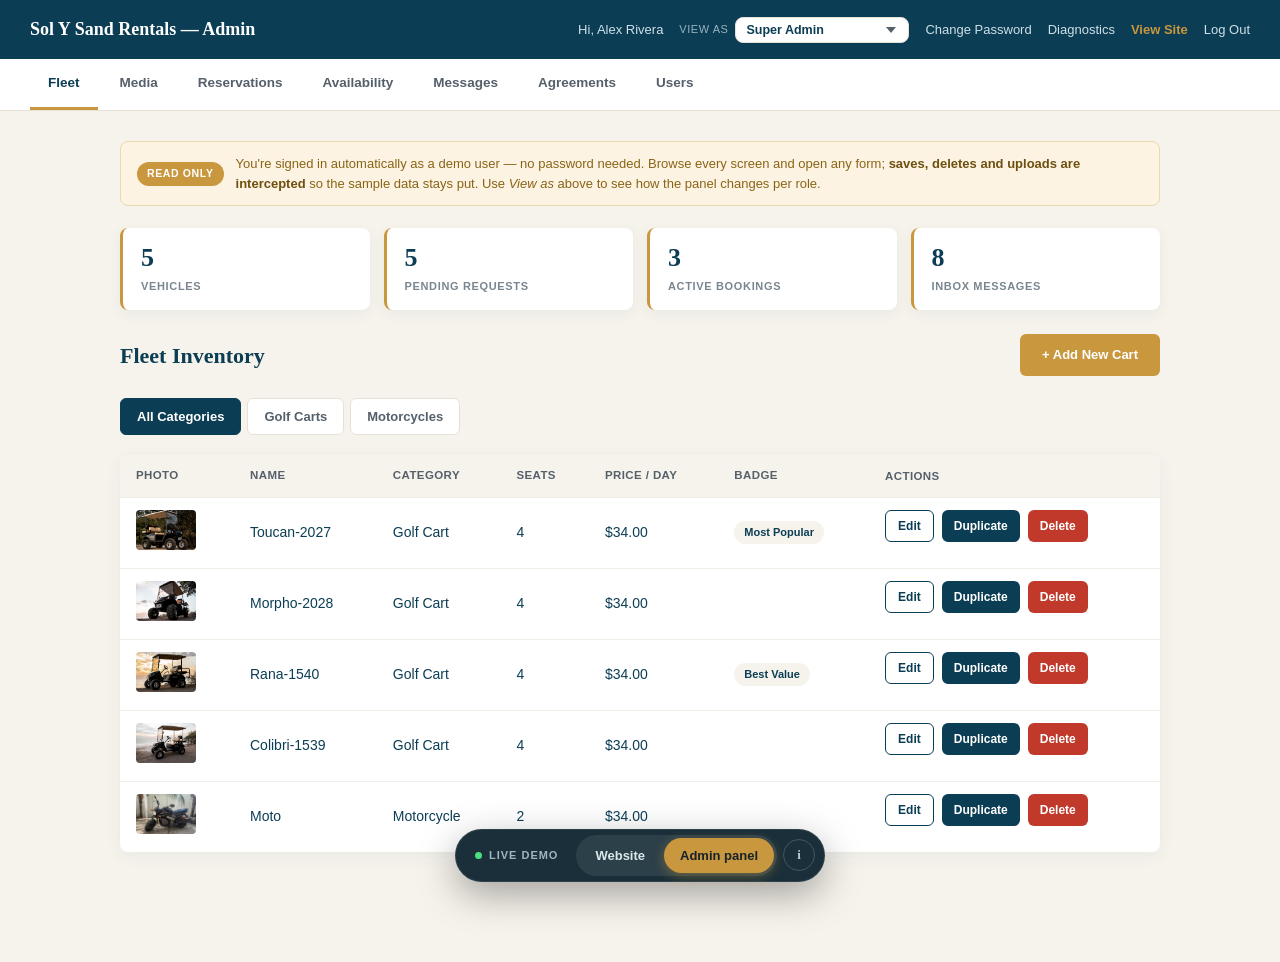
<file: admin/index.html>
<!DOCTYPE html>
<html lang="en">
<head>
<meta charset="UTF-8">
<meta name="viewport" content="width=device-width, initial-scale=1.0">
<title>Admin Panel Demo | Sol Y Sand Rentals</title>
<meta name="description" content="Read-only demo of the Sol Y Sand Rentals admin panel — fleet, reservations, availability, media, agreements and users.">
<meta name="robots" content="noindex">
<link rel="icon" href="../uploads/media/logo.png">
<link rel="stylesheet" href="admin-style.css">
<link rel="stylesheet" href="demo-admin.css">
<link rel="stylesheet" href="../assets/demo/demo-bar.css">
<link rel="stylesheet" href="https://cdnjs.cloudflare.com/ajax/libs/font-awesome/6.5.1/css/all.min.css">
</head>
<body>

<div id="adminRoot">
  <div class="admin-header">
    <h1>Sol Y Sand Rentals — Admin</h1>
  </div>
  <div class="admin-content">
    <div class="empty-state">Loading the demo panel…</div>
  </div>
</div>

<script>window.DEMO_CONTEXT = 'admin';</script>
<script src="../assets/data/demo-db.js"></script>
<script src="../assets/demo/demo-core.js"></script>
<script src="demo-admin.js"></script>
<script src="../assets/demo/demo-bar.js"></script>
</body>
</html>
</file>
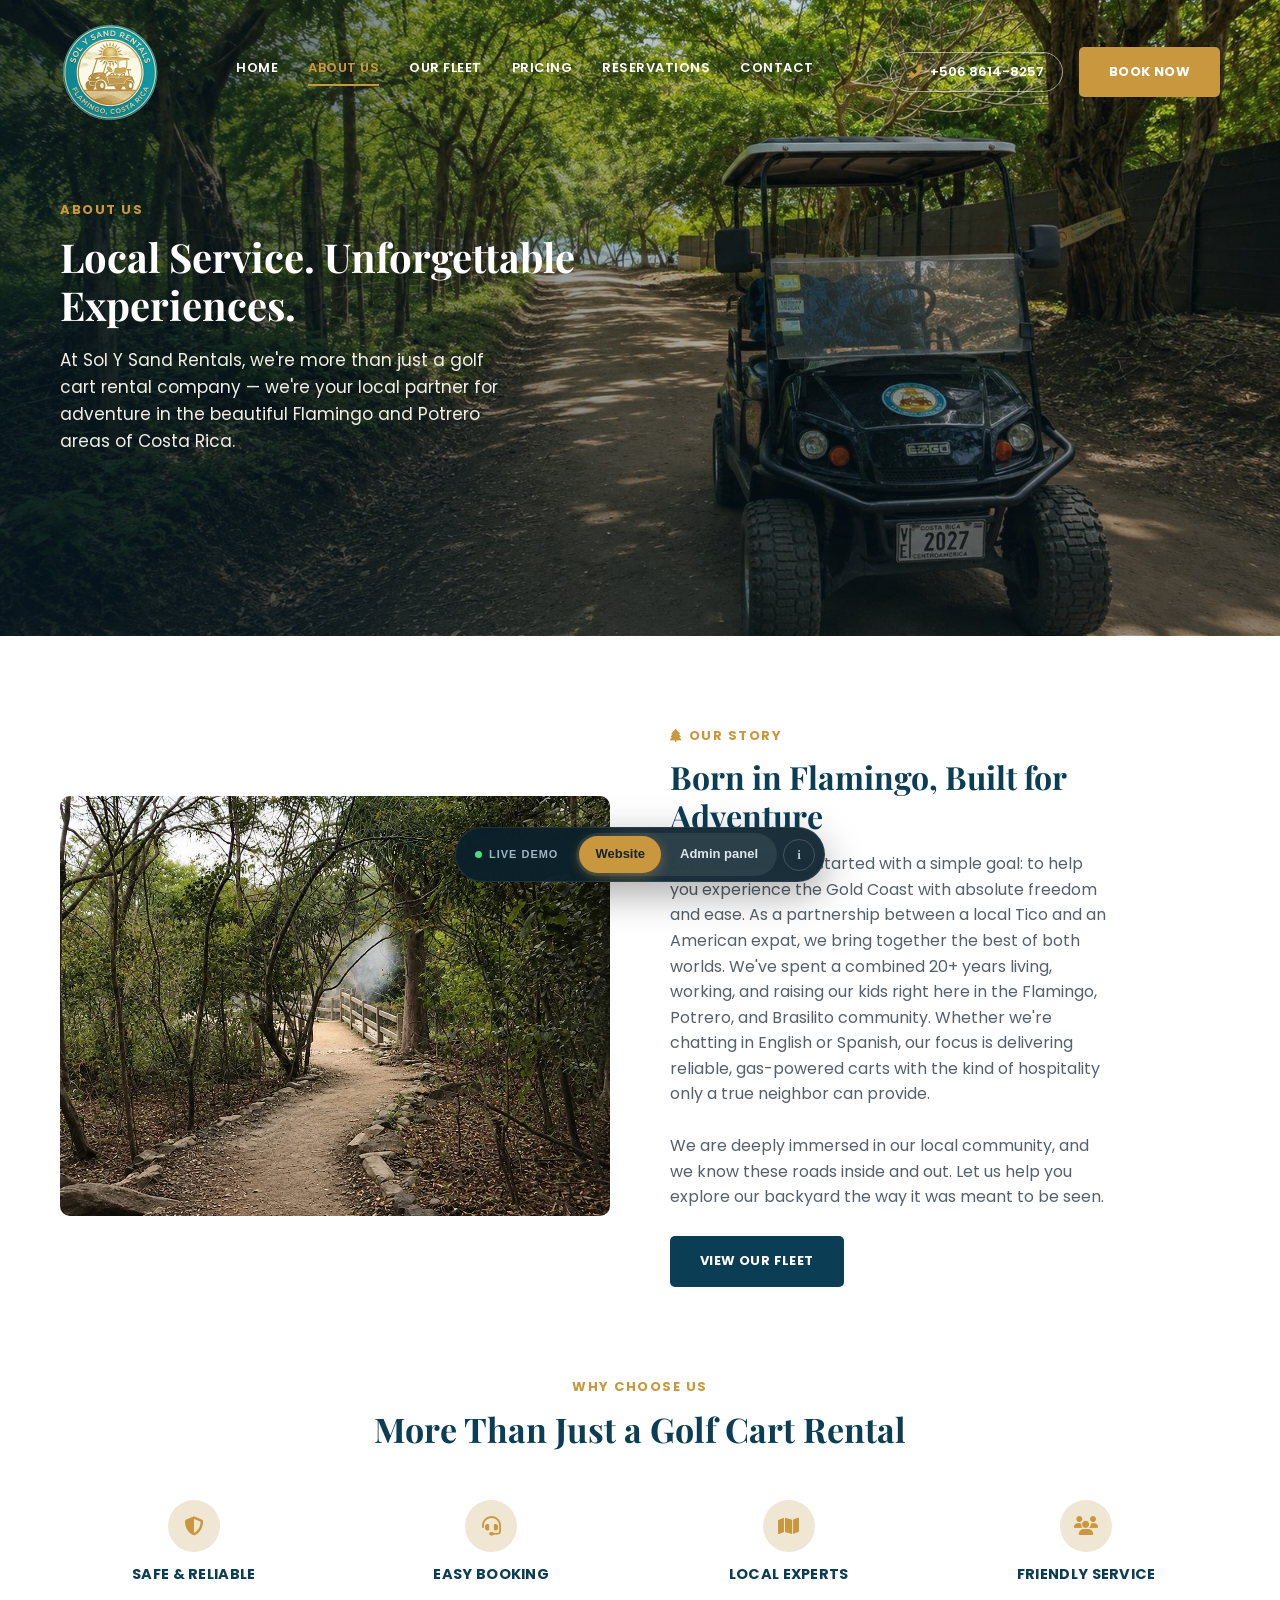
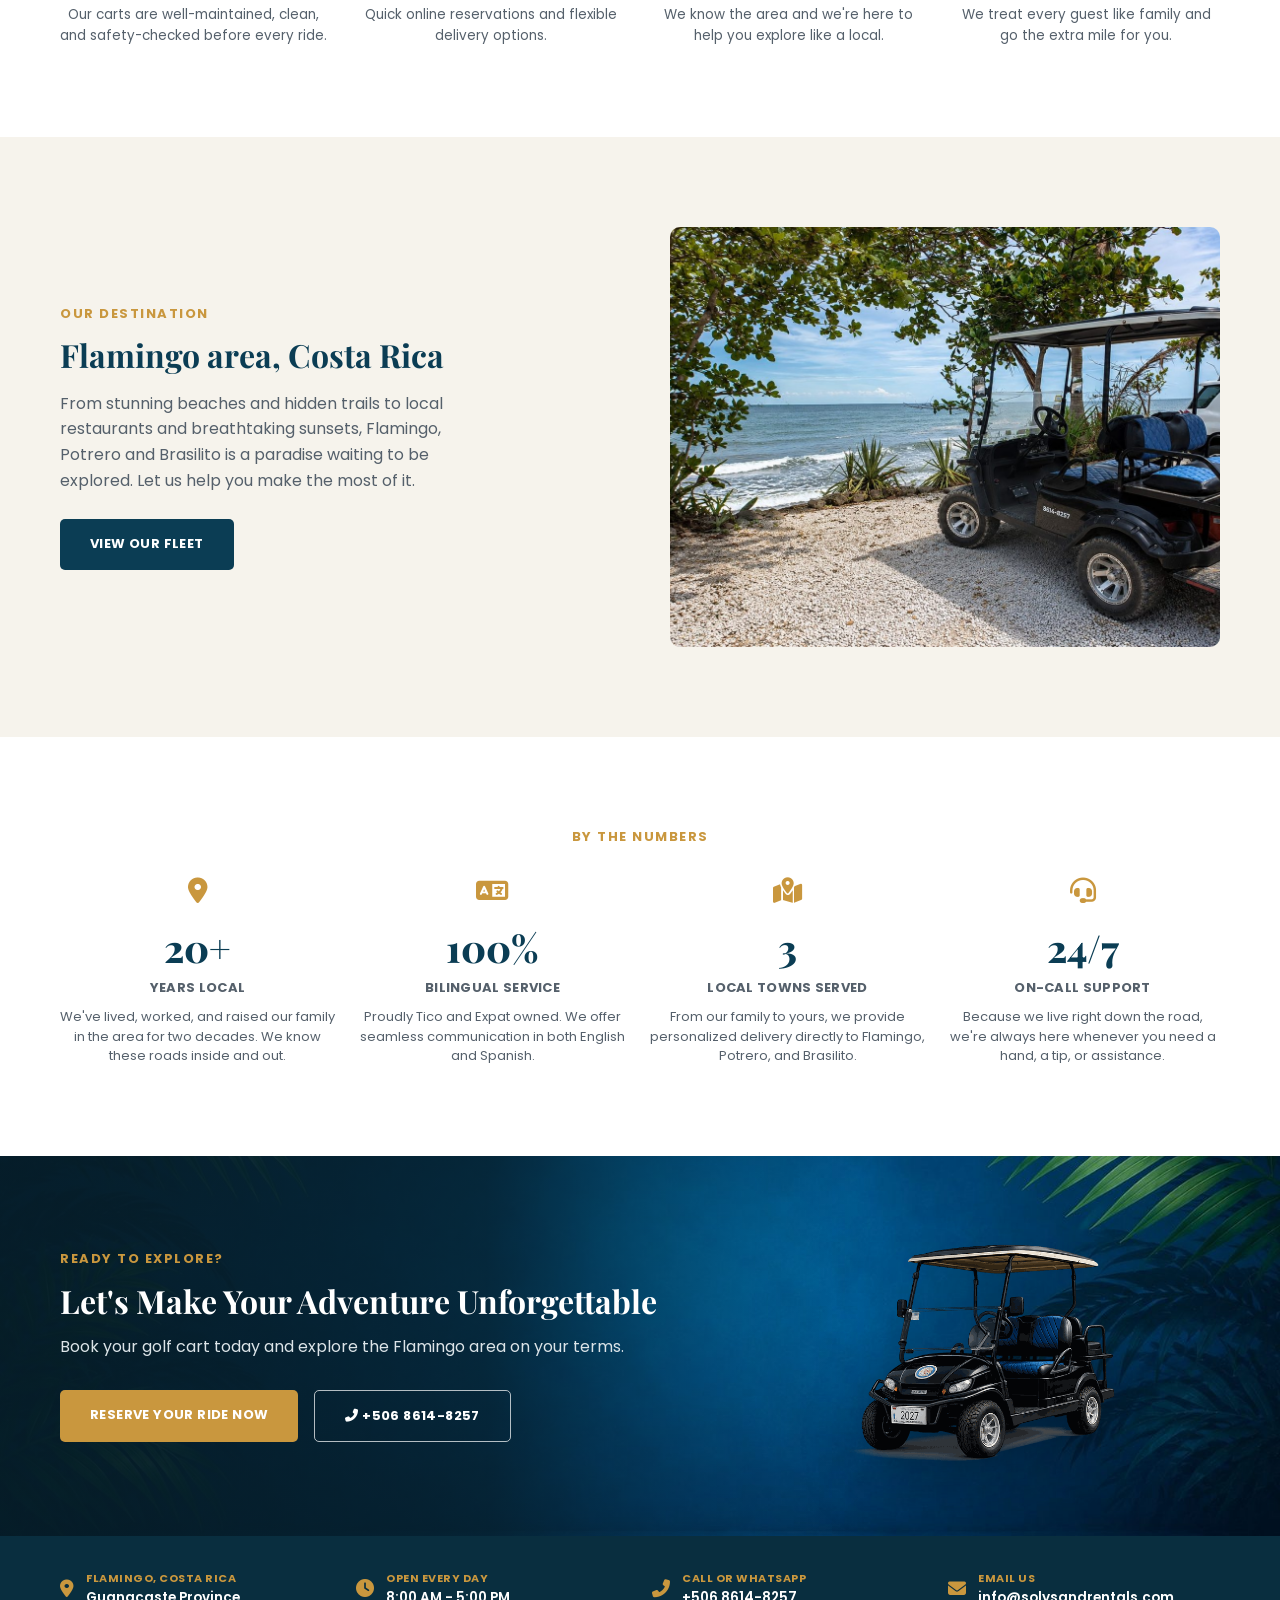
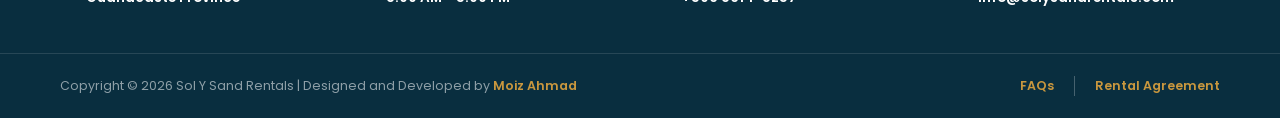
<file: about.html>
<!DOCTYPE html>

<html lang="en">
<head>
<meta charset="utf-8"/>
<meta content="width=device-width, initial-scale=1.0" name="viewport"/>
<title>About Us | Sol Y Sand Rentals</title>
<meta content="Local service, unforgettable experiences. Learn about Sol Y Sand Rentals in Flamingo, Costa Rica." name="description"/>
<link href="https://fonts.googleapis.com" rel="preconnect"/>
<link crossorigin="" href="https://fonts.gstatic.com" rel="preconnect"/>
<link href="https://fonts.googleapis.com/css2?family=Playfair+Display:wght@600;700;800&amp;family=Poppins:wght@400;500;600;700;800&amp;display=swap" rel="stylesheet"/>
<link href="https://cdnjs.cloudflare.com/ajax/libs/font-awesome/6.5.1/css/all.min.css" rel="stylesheet"/>
<link href="assets/css/styles.css" rel="stylesheet"/>
<link href="assets/css/edit-mode.css" rel="stylesheet"/><link href="assets/css/rental-agreement.css" rel="stylesheet"/><link href="assets/demo/demo-bar.css" rel="stylesheet"/>
<script src="assets/data/demo-db.js"></script>
<script src="assets/demo/demo-core.js"></script>
<script src="assets/demo/demo-shim.js"></script>
</head>
<body>
<header id="siteHeader">
<div class="container">
<a class="logo" href="index.html">
<img alt="Sol Y Sand Rentals logo" src="uploads/media/logo.png"/>
</a>
<nav class="main-nav" id="mainNav">
<a href="index.html">Home</a>
<a class="active" href="about.html">About Us</a>
<a href="our-fleet.html">Our Fleet</a>
<a href="pricing.html">Pricing</a>
<a href="reservations.html">Reservations</a>
<a href="contact.html">Contact</a>
</nav>
<div class="header-actions">
<a class="phone-pill" href="tel:+50686148257"><i class="fas fa-phone-alt"></i> +506 8614-8257</a>
<a class="btn btn-gold" href="reservations.html#check-availability">Book Now</a>
<button aria-label="Open menu" class="burger" id="burgerBtn"><i class="fas fa-bars"></i></button>
</div>
</div>
</header>
<section class="hero hero-sm" data-edit-id="about.section1" data-edit-type="section" style="background-image:linear-gradient(180deg, rgba(6,30,42,0.15) 0%, rgba(6,30,42,0.45) 100%), url('uploads/media/about-hero.jpg');padding-top:200px;">
<div class="container">
<div class="hero-content">
<span class="eyebrow" data-edit-id="about.text3" data-edit-type="text">About Us</span>
<h1 data-edit-id="about.text1" data-edit-type="text">Local Service. Unforgettable Experiences.</h1>
<p data-edit-id="about.text2" data-edit-type="text">At Sol Y Sand Rentals, we're more than just a golf cart rental company — we're your local partner for adventure in the beautiful Flamingo and Potrero areas of Costa Rica.</p>
</div>
<div class="hero-right"></div>
</div>
</section>
<section class="split-section" data-edit-id="about.section2" data-edit-type="section">
<div class="container">
<img alt="Trail leading to the beach in Flamingo, Costa Rica" data-edit-id="about.image1" data-edit-type="image" src="uploads/media/route-trail.jpg"/>
<div>
<span class="eyebrow" data-edit-id="about.text6" data-edit-type="text"><i class="fas fa-tree" style="margin-right:6px;"></i>Our Story</span>
<h2 data-edit-id="about.text4" data-edit-type="text">Born in Flamingo, Built for Adventure</h2>
<p data-edit-id="about.text5" data-edit-type="text">Sol Y Sand Rentals started with a simple goal: to help you experience the Gold Coast with absolute freedom and ease. As a partnership between a local Tico and an American expat, we bring together the best of both worlds. We've spent a combined 20+ years living, working, and raising our kids right here in the Flamingo, Potrero, and Brasilito community. Whether we're chatting in English or Spanish, our focus is delivering reliable, premium carts with the kind of hospitality only a true neighbor can provide.</p>
<p>We are deeply immersed in our local community, and we know these roads inside and out. Let us help you explore our backyard the way it was meant to be seen.</p>
<a class="btn btn-navy" data-edit-id="about.button1" data-edit-type="button" href="our-fleet.html"><span class="edit-text-inner">View Our Fleet</span></a>
</div>
</div>
</section>
<section data-edit-id="about.section3" data-edit-type="section" style="padding-top:0;">
<div class="container">
<div class="section-head"><span class="eyebrow" data-edit-id="about.text16" data-edit-type="text">Why Choose Us</span><h2 data-edit-id="about.text7" data-edit-type="text">More Than Just a Golf Cart Rental</h2></div>
<div class="icon-row">
<div class="why-item centered"><div class="icon-circle"><i class="fas fa-shield-alt"></i></div><h4 data-edit-id="about.text8" data-edit-type="text">Safe &amp; Reliable</h4><p data-edit-id="about.text12" data-edit-type="text">Our carts are well-maintained, clean, and safety-checked before every ride.</p></div>
<div class="why-item centered"><div class="icon-circle"><i class="fas fa-headset"></i></div><h4 data-edit-id="about.text9" data-edit-type="text">Easy Booking</h4><p data-edit-id="about.text13" data-edit-type="text">Quick online reservations and flexible delivery &amp; return options.</p></div>
<div class="why-item centered"><div class="icon-circle"><i class="fas fa-map"></i></div><h4 data-edit-id="about.text10" data-edit-type="text">Local Experts</h4><p data-edit-id="about.text14" data-edit-type="text">We know Flamingo best and we're here to help you explore like a local.</p></div>
<div class="why-item centered"><div class="icon-circle"><i class="fas fa-users"></i></div><h4 data-edit-id="about.text11" data-edit-type="text">Friendly Service</h4><p data-edit-id="about.text15" data-edit-type="text">We treat every guest like family and go the extra mile for you.</p></div>
</div>
</div>
</section>
<section class="split-section img-right cream" data-edit-id="about.section4" data-edit-type="section">
<div class="container">
<img alt="Aerial view of Flamingo, Costa Rica" data-edit-id="about.image2" data-edit-type="image" src="uploads/media/reservations-hero.jpg"/>
<div>
<span class="eyebrow" data-edit-id="about.text19" data-edit-type="text">Our Destination</span>
<h2 data-edit-id="about.text17" data-edit-type="text">Flamingo, Costa Rica</h2>
<p data-edit-id="about.text18" data-edit-type="text">From stunning beaches and hidden trails to local restaurants and breathtaking sunsets, Flamingo is a paradise waiting to be explored. Let us help you make the most of it.</p>
<a class="btn btn-navy" data-edit-id="about.button2" data-edit-type="button" href="our-fleet.html"><span class="edit-text-inner">View Our Fleet</span></a>
</div>
</div>
</section>
<section class="stats" data-edit-id="about.section5" data-edit-type="section" style="background:#fff;">
<div class="container">
<span class="eyebrow" data-edit-id="about.text20" data-edit-type="text">By The Numbers</span>
<div class="stats-grid">
<div class="stat-item"><i class="fas fa-map-marker-alt"></i><div class="stat-number">20+</div><div class="stat-label">Years Local</div><p class="stat-desc">We've lived, worked, and raised our family in the area for two decades. We know these roads inside and out.</p></div>
<div class="stat-item"><i class="fas fa-language"></i><div class="stat-number">100%</div><div class="stat-label">Bilingual Service</div><p class="stat-desc">Proudly Tico and Expat owned. We offer seamless communication in both English and Spanish.</p></div>
<div class="stat-item"><i class="fas fa-map-marked-alt"></i><div class="stat-number">3</div><div class="stat-label">Local Towns Served</div><p class="stat-desc">From our family to yours, we provide personalized delivery directly to Flamingo, Potrero, and Brasilito.</p></div>
<div class="stat-item"><i class="fas fa-headset"></i><div class="stat-number">24/7</div><div class="stat-label">On-Call Support</div><p class="stat-desc">Because we live right down the road, we're always here whenever you need a hand, a tip, or assistance.</p></div>
</div>
</div>
</section>
<section class="cta split-photo" data-edit-id="about.section7" data-edit-type="section" style="background-image:url('uploads/media/cta-background.jpg');">
<div class="container">
<div>
<span class="eyebrow" data-edit-id="about.text32" data-edit-type="text">Ready To Explore?</span>
<h2 data-edit-id="about.text30" data-edit-type="text">Let's Make Your Adventure Unforgettable</h2>
<p data-edit-id="about.text31" data-edit-type="text">Book your golf cart today and explore the Flamingo area on your terms.</p>
<div class="cta-buttons">
<a class="btn btn-gold" data-edit-id="about.button3" data-edit-type="button" href="reservations.html#check-availability"><span class="edit-text-inner">Reserve Your Ride Now</span></a>
<a class="btn btn-outline-white" data-edit-id="about.button4" data-edit-type="button" href="tel:+50686148257"><i class="fas fa-phone-alt"></i> <span class="edit-text-inner">+506 8614-8257</span></a>
</div>
</div>
<img alt="Golf cart" data-edit-id="about.image3" data-edit-type="image" src="uploads/media/cta-cart-shared.png"/>
</div>
</section>
<div class="info-strip">
<div class="container">
<a class="info-item" href="https://www.google.com/maps/search/?api=1&amp;query=Flamingo,+Guanacaste,+Costa+Rica" rel="noopener" target="_blank"><i class="fas fa-map-marker-alt"></i><div><div class="info-label">FLAMINGO, COSTA RICA</div><div class="info-value">Guanacaste Province</div></div></a><div class="info-item"><i class="fas fa-clock"></i><div><div class="info-label">OPEN EVERY DAY</div><div class="info-value">8:00 AM - 5:00 PM</div></div></div><a class="info-item" href="https://wa.me/50686148257?text=Hi%20Sol%20Y%20Sand%20Rentals%2C%0A%0AI%20want%20to%20book%20a%20cart.%0A%0AThanks%21" rel="noopener" target="_blank"><i class="fas fa-phone-alt"></i><div><div class="info-label">CALL OR WHATSAPP</div><div class="info-value">+506 8614-8257</div></div></a><a class="info-item" href="mailto:info@solysandrentals.com?subject=New%20Booking%20Inquiry&amp;body=Hello%20Sol%20Y%20Sand%20Rentals%20Team%2C%0D%0A%0D%0A"><i class="fas fa-envelope"></i><div><div class="info-label">EMAIL US</div><div class="info-value">info@solysandrentals.com</div></div></a>
</div>
</div>
<div class="copyright-bar">
<div class="container">
<span class="footer-copy">Copyright &copy; 2026 Sol Y Sand Rentals | Designed and Developed by <a class="credit-link" href="https://wa.me/923094490140?text=Hi%20Moiz%2C%0A%0AI%20was%20visiting%20Sol%20Y%20Sand%20Rentals%20and%20would%20like%20to%20discuss%20a%20project%20with%20you.%0A%0AThanks%21" rel="noopener" target="_blank">Moiz Ahmad</a></span><div class="footer-links-group"><a href="reservations.html#faqs" class="credit-link">FAQs</a><button type="button" class="credit-link rental-agreement-trigger">Rental Agreement</button></div>
</div>
</div>
<script src="assets/data/fleet-data.js"></script>
<script src="assets/js/script.js"></script>
<script src="assets/js/edit-mode.js"></script><script src="assets/js/rental-agreement.js"></script><script src="assets/demo/demo-bar.js"></script>
</body>
</html>
</file>
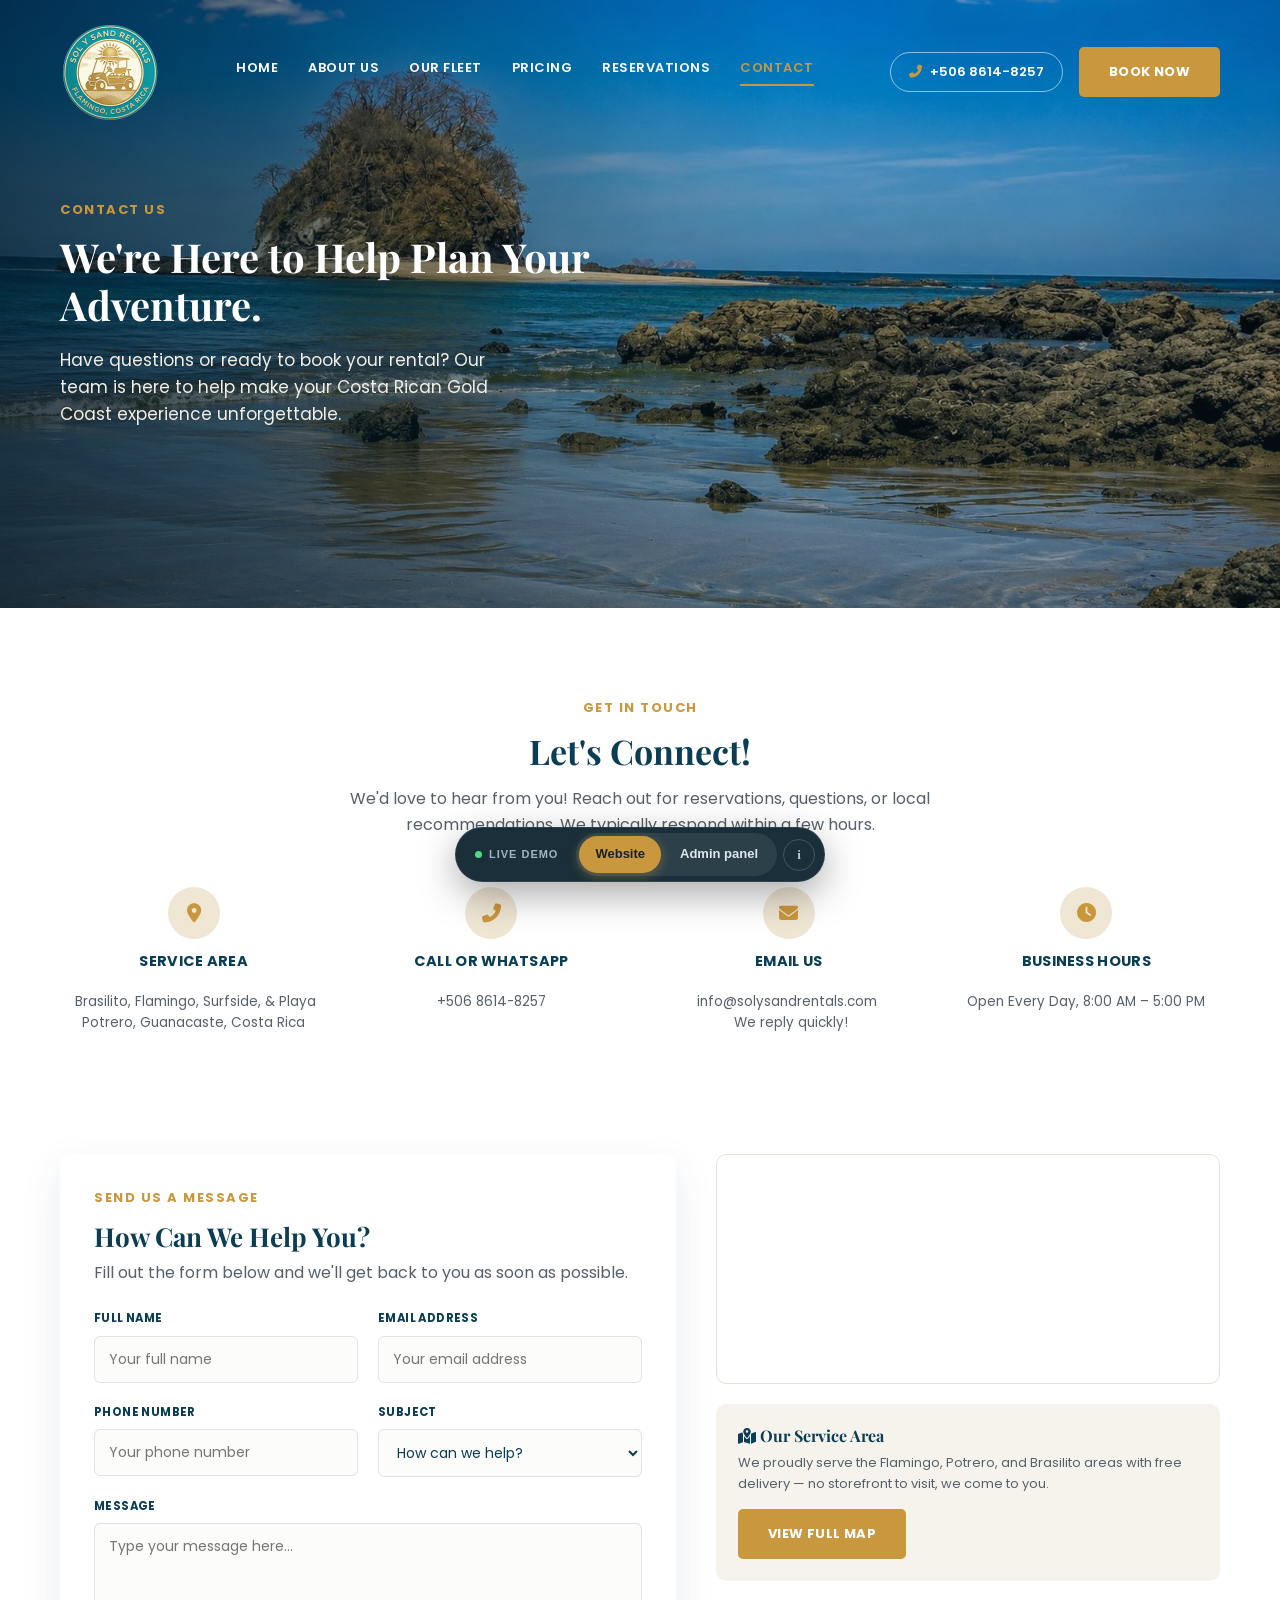
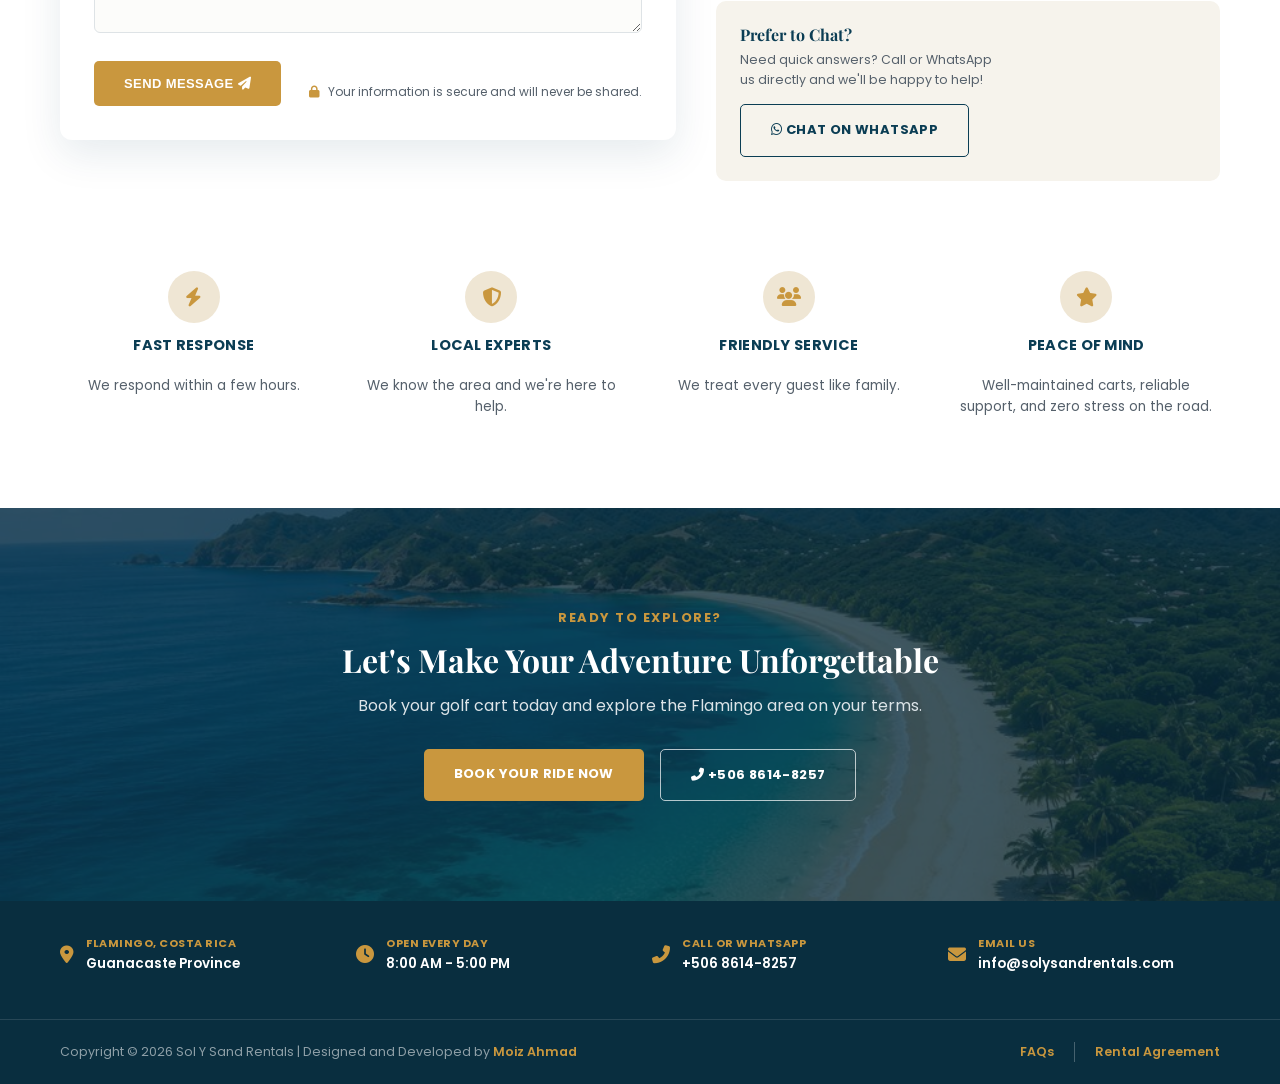
<file: contact.html>
<!DOCTYPE html>

<html lang="en">
<head>
<meta charset="utf-8"/>
<meta content="width=device-width, initial-scale=1.0" name="viewport"/>
<title>Contact Us | Sol Y Sand Rentals</title>
<meta content="Get in touch with Sol Y Sand Rentals for questions or reservations." name="description"/>
<link href="https://fonts.googleapis.com" rel="preconnect"/>
<link crossorigin="" href="https://fonts.gstatic.com" rel="preconnect"/>
<link href="https://fonts.googleapis.com/css2?family=Playfair+Display:wght@600;700;800&amp;family=Poppins:wght@400;500;600;700;800&amp;display=swap" rel="stylesheet"/>
<link href="https://cdnjs.cloudflare.com/ajax/libs/font-awesome/6.5.1/css/all.min.css" rel="stylesheet"/>
<link href="assets/css/styles.css" rel="stylesheet"/>
<link href="assets/css/edit-mode.css" rel="stylesheet"/><link href="assets/css/rental-agreement.css" rel="stylesheet"/><link href="assets/demo/demo-bar.css" rel="stylesheet"/>
<script src="assets/data/demo-db.js"></script>
<script src="assets/demo/demo-core.js"></script>
<script src="assets/demo/demo-shim.js"></script>
</head>
<body>
<header id="siteHeader">
<div class="container">
<a class="logo" href="index.html">
<img alt="Sol Y Sand Rentals logo" src="uploads/media/logo.png"/>
</a>
<nav class="main-nav" id="mainNav">
<a href="index.html">Home</a>
<a href="about.html">About Us</a>
<a href="our-fleet.html">Our Fleet</a>
<a href="pricing.html">Pricing</a>
<a href="reservations.html">Reservations</a>
<a class="active" href="contact.html">Contact</a>
</nav>
<div class="header-actions">
<a class="phone-pill" href="tel:+50686148257"><i class="fas fa-phone-alt"></i> +506 8614-8257</a>
<a class="btn btn-gold" href="reservations.html#check-availability">Book Now</a>
<button aria-label="Open menu" class="burger" id="burgerBtn"><i class="fas fa-bars"></i></button>
</div>
</div>
</header>
<section class="hero hero-sm" data-edit-id="contact.section1" data-edit-type="section" style="background-image:linear-gradient(180deg, rgba(6,30,42,0.15) 0%, rgba(6,30,42,0.45) 100%), url('uploads/media/contact-hero.jpg');padding-top:200px;">
<div class="container">
<div class="hero-content">
<span class="eyebrow" data-edit-id="contact.text3" data-edit-type="text">Contact Us</span>
<h1 data-edit-id="contact.text1" data-edit-type="text">We're Here to Help Plan Your Adventure.</h1>
<p data-edit-id="contact.text2" data-edit-type="text">Have questions or ready to book your rental? Our team is here to help make your Costa Rican Gold Coast experience unforgettable.</p>
</div>
<div class="hero-right"></div>
</div>
</section>
<section data-edit-id="contact.section2" data-edit-type="section">
<div class="container">
<div class="section-head">
<span class="eyebrow" data-edit-id="contact.text14" data-edit-type="text">Get In Touch</span>
<h2 data-edit-id="contact.text4" data-edit-type="text">Let's Connect!</h2>
<p data-edit-id="contact.text9" data-edit-type="text" style="color:var(--body-text);margin-top:14px;">We'd love to hear from you! Reach out for reservations, questions, or local recommendations. We typically respond within a few hours.</p>
</div>
<div class="icon-row">
<div class="why-item centered"><div class="icon-circle"><i class="fas fa-map-marker-alt"></i></div><h4 data-edit-id="contact.text5" data-edit-type="text">Service Area</h4><p data-edit-id="contact.text10" data-edit-type="text"><a href="https://www.google.com/maps/search/?api=1&amp;query=Flamingo,+Guanacaste,+Costa+Rica" rel="noopener" target="_blank">Flamingo, Guanacaste, Costa Rica</a></p></div>
<div class="why-item centered"><div class="icon-circle"><i class="fas fa-phone-alt"></i></div><h4 data-edit-id="contact.text6" data-edit-type="text">Call or WhatsApp</h4><p data-edit-id="contact.text11" data-edit-type="text"><a href="https://wa.me/50686148257?text=Hi%20Sol%20Y%20Sand%20Rentals%2C%0A%0AI%20want%20to%20book%20a%20cart.%0A%0AThanks%21" rel="noopener" target="_blank">+506 8614-8257</a></p></div>
<div class="why-item centered"><div class="icon-circle"><i class="fas fa-envelope"></i></div><h4 data-edit-id="contact.text7" data-edit-type="text">Email Us</h4><p data-edit-id="contact.text12" data-edit-type="text"><a href="mailto:info@solysandrentals.com?subject=New%20Booking%20Inquiry&amp;body=Hello%20Sol%20Y%20Sand%20Rentals%20Team%2C%0D%0A%0D%0A">info@solysandrentals.com</a> · We reply quickly!</p></div>
<div class="why-item centered"><div class="icon-circle"><i class="fas fa-clock"></i></div><h4 data-edit-id="contact.text8" data-edit-type="text">Business Hours</h4><p data-edit-id="contact.text13" data-edit-type="text">Open Every Day, 8:00 AM – 5:00 PM</p></div>
</div>
</div>
</section>
<section data-edit-id="contact.section3" data-edit-type="section" id="contact-form" style="scroll-margin-top:110px;padding-top:30px;">
<div class="container">
<div class="contact-grid">
<div class="form-card">
<span class="eyebrow" data-edit-id="contact.text21" data-edit-type="text">Send Us A Message</span>
<h2 data-edit-id="contact.text15" data-edit-type="text" style="font-size:26px;margin-bottom:8px;">How Can We Help You?</h2>
<p data-edit-id="contact.text18" data-edit-type="text" style="color:var(--body-text);margin-bottom:24px;">Fill out the form below and we'll get back to you as soon as possible.</p>
<div id="contactBanner" style="display:none;" class="alert"></div>
<!--
          This form submits to contact-submit.php, which emails
          the full message straight to info@solysandrentals.com.
        -->
<form action="/php/contact-submit.php" method="POST" id="contactForm">
<div class="form-grid">
<div class="form-field"><label for="c-name">Full Name</label><input id="c-name" name="full_name" placeholder="Your full name" required="" type="text"/></div>
<div class="form-field"><label for="c-email">Email Address</label><input id="c-email" name="email_address" placeholder="Your email address" required="" type="email"/></div>
</div>
<div class="form-grid">
<div class="form-field"><label for="c-phone">Phone Number</label><input id="c-phone" name="phone_number" placeholder="Your phone number" type="tel"/></div>
<div class="form-field">
<label for="c-subject">Subject</label>
<select id="c-subject" name="subject">
<option>How can we help?</option>
<option>Reservation Question</option>
<option>Pricing &amp; Availability</option>
<option>General Inquiry</option>
<option>Other</option>
</select>
</div>
</div>
<div class="form-grid full" id="cRentalLocationWrap" style="display:none;">
<div class="form-field">
<label for="c-rental-location">Where Are You Staying?</label>
<input id="c-rental-location" name="rental_location" placeholder="Name and/or location of the place" type="text">
</div>
<div class="form-field" style="margin-top:20px;">
<label for="c-refuel">Refueling Option</label>
<select id="c-refuel" name="refueling_option">
<option value="No — I'll return with a full tank">No thanks</option>
<option value="Yes — add $30 flat refueling fee">Yes — add the $30 flat refueling fee</option>
</select>
<div class="form-hint">Every cart comes with a full tank of gas. Skip the pump and leave it to us for a flat $30 refueling fee.</div>
</div>
</div>
<div class="form-grid full">
<div class="form-field"><label for="c-message">Message</label><textarea id="c-message" name="message" placeholder="Type your message here..." required=""></textarea></div>
</div>
<div class="form-actions">
<button class="btn btn-gold" type="submit">Send Message <i class="fas fa-paper-plane"></i></button>
<div class="form-note"><i class="fas fa-lock"></i> Your information is secure and will never be shared.</div>
</div>
</form>
</div>
<div>
<div class="map-card map-card-embed">
<iframe src="https://www.google.com/maps/d/embed?mid=1_HnqLSw7VQg7lueyGs6MygrAGV0NRC8" width="100%" height="230" style="border:0;" allowfullscreen="" loading="lazy" title="Sol Y Sand Rentals service area map"></iframe>
</div>
<div class="map-caption-card">
<h4 data-edit-id="contact.text16" data-edit-type="text"><i class="fas fa-map-marked-alt"></i> Our Service Area</h4>
<p data-edit-id="contact.text19" data-edit-type="text">We proudly serve the Flamingo, Potrero, and Brasilito areas with free delivery — no storefront to visit, we come to you.</p>
<a class="btn btn-gold" data-edit-id="contact.button1" data-edit-type="button" href="https://www.google.com/maps/d/viewer?mid=1_HnqLSw7VQg7lueyGs6MygrAGV0NRC8" rel="noopener" target="_blank"><span class="edit-text-inner">View Full Map</span></a>
</div>
<div class="chat-card">
<div>
<h4 data-edit-id="contact.text17" data-edit-type="text">Prefer to Chat?</h4>
<p data-edit-id="contact.text20" data-edit-type="text">Need quick answers? Call or WhatsApp us directly and we'll be happy to help!</p>
<a class="btn btn-outline-navy" data-edit-id="contact.button2" data-edit-type="button" href="https://wa.me/50686148257?text=Hi%20Sol%20Y%20Sand%20Rentals%2C%0A%0AI%20want%20to%20book%20a%20cart.%0A%0AThanks%21" rel="noopener" target="_blank"><i class="fab fa-whatsapp"></i> <span class="edit-text-inner">Chat on WhatsApp</span></a>
</div>
</div>
</div>
</div>
</div>
</section>
<section class="cream" data-edit-id="contact.section4" data-edit-type="section" style="padding-top:0;">
<div class="container">
<div class="icon-row">
<div class="why-item centered"><div class="icon-circle"><i class="fas fa-bolt"></i></div><h4 data-edit-id="contact.text22" data-edit-type="text">Fast Response</h4><p data-edit-id="contact.text26" data-edit-type="text">We respond within a few hours.</p></div>
<div class="why-item centered"><div class="icon-circle"><i class="fas fa-shield-alt"></i></div><h4 data-edit-id="contact.text23" data-edit-type="text">Local Experts</h4><p data-edit-id="contact.text27" data-edit-type="text">We know Flamingo and we're here to help.</p></div>
<div class="why-item centered"><div class="icon-circle"><i class="fas fa-users"></i></div><h4 data-edit-id="contact.text24" data-edit-type="text">Friendly Service</h4><p data-edit-id="contact.text28" data-edit-type="text">We treat every guest like family.</p></div>
<div class="why-item centered"><div class="icon-circle"><i class="fas fa-star"></i></div><h4 data-edit-id="contact.text25" data-edit-type="text">Premium Experience</h4><p data-edit-id="contact.text29" data-edit-type="text">Top quality carts and unforgettable adventures.</p></div>
</div>
</div>
</section>
<section class="cta bg-photo" data-edit-id="contact.section5" data-edit-type="section" style="background-image:url('uploads/media/adventure-awaits.jpg');padding:100px 0;">
<div class="container">
<div>
<span class="eyebrow" data-edit-id="contact.text32" data-edit-type="text">Ready To Explore?</span>
<h2 data-edit-id="contact.text30" data-edit-type="text">Let's Make Your Adventure Unforgettable</h2>
<p data-edit-id="contact.text31" data-edit-type="text">Book your golf cart today and explore Flamingo on your terms.</p>
<div class="cta-buttons">
<a class="btn btn-gold" data-edit-id="contact.button3" data-edit-type="button" href="reservations.html#check-availability"><span class="edit-text-inner">Book Your Ride Now</span></a>
<a class="btn btn-outline-white" data-edit-id="contact.button4" data-edit-type="button" href="tel:+50686148257"><i class="fas fa-phone-alt"></i> <span class="edit-text-inner">+506 8614-8257</span></a>
</div>
</div>
</div>
</section>
<div class="info-strip">
<div class="container">
<a class="info-item" href="https://www.google.com/maps/search/?api=1&amp;query=Flamingo,+Guanacaste,+Costa+Rica" rel="noopener" target="_blank"><i class="fas fa-map-marker-alt"></i><div><div class="info-label">FLAMINGO, COSTA RICA</div><div class="info-value">Guanacaste Province</div></div></a><div class="info-item"><i class="fas fa-clock"></i><div><div class="info-label">OPEN EVERY DAY</div><div class="info-value">8:00 AM - 5:00 PM</div></div></div><a class="info-item" href="https://wa.me/50686148257?text=Hi%20Sol%20Y%20Sand%20Rentals%2C%0A%0AI%20want%20to%20book%20a%20cart.%0A%0AThanks%21" rel="noopener" target="_blank"><i class="fas fa-phone-alt"></i><div><div class="info-label">CALL OR WHATSAPP</div><div class="info-value">+506 8614-8257</div></div></a><a class="info-item" href="mailto:info@solysandrentals.com?subject=New%20Booking%20Inquiry&amp;body=Hello%20Sol%20Y%20Sand%20Rentals%20Team%2C%0D%0A%0D%0A"><i class="fas fa-envelope"></i><div><div class="info-label">EMAIL US</div><div class="info-value">info@solysandrentals.com</div></div></a>
</div>
</div>
<div class="copyright-bar">
<div class="container">
<span class="footer-copy">Copyright &copy; 2026 Sol Y Sand Rentals | Designed and Developed by <a class="credit-link" href="https://wa.me/923094490140?text=Hi%20Moiz%2C%0A%0AI%20was%20visiting%20Sol%20Y%20Sand%20Rentals%20and%20would%20like%20to%20discuss%20a%20project%20with%20you.%0A%0AThanks%21" rel="noopener" target="_blank">Moiz Ahmad</a></span><div class="footer-links-group"><a href="reservations.html#faqs" class="credit-link">FAQs</a><button type="button" class="credit-link rental-agreement-trigger">Rental Agreement</button></div>
</div>
</div>
<script src="assets/data/fleet-data.js"></script>
<script src="assets/js/script.js"></script>
<script src="assets/js/edit-mode.js"></script><script src="assets/js/rental-agreement.js"></script><script src="assets/demo/demo-bar.js"></script>
</body>
</html>
</file>
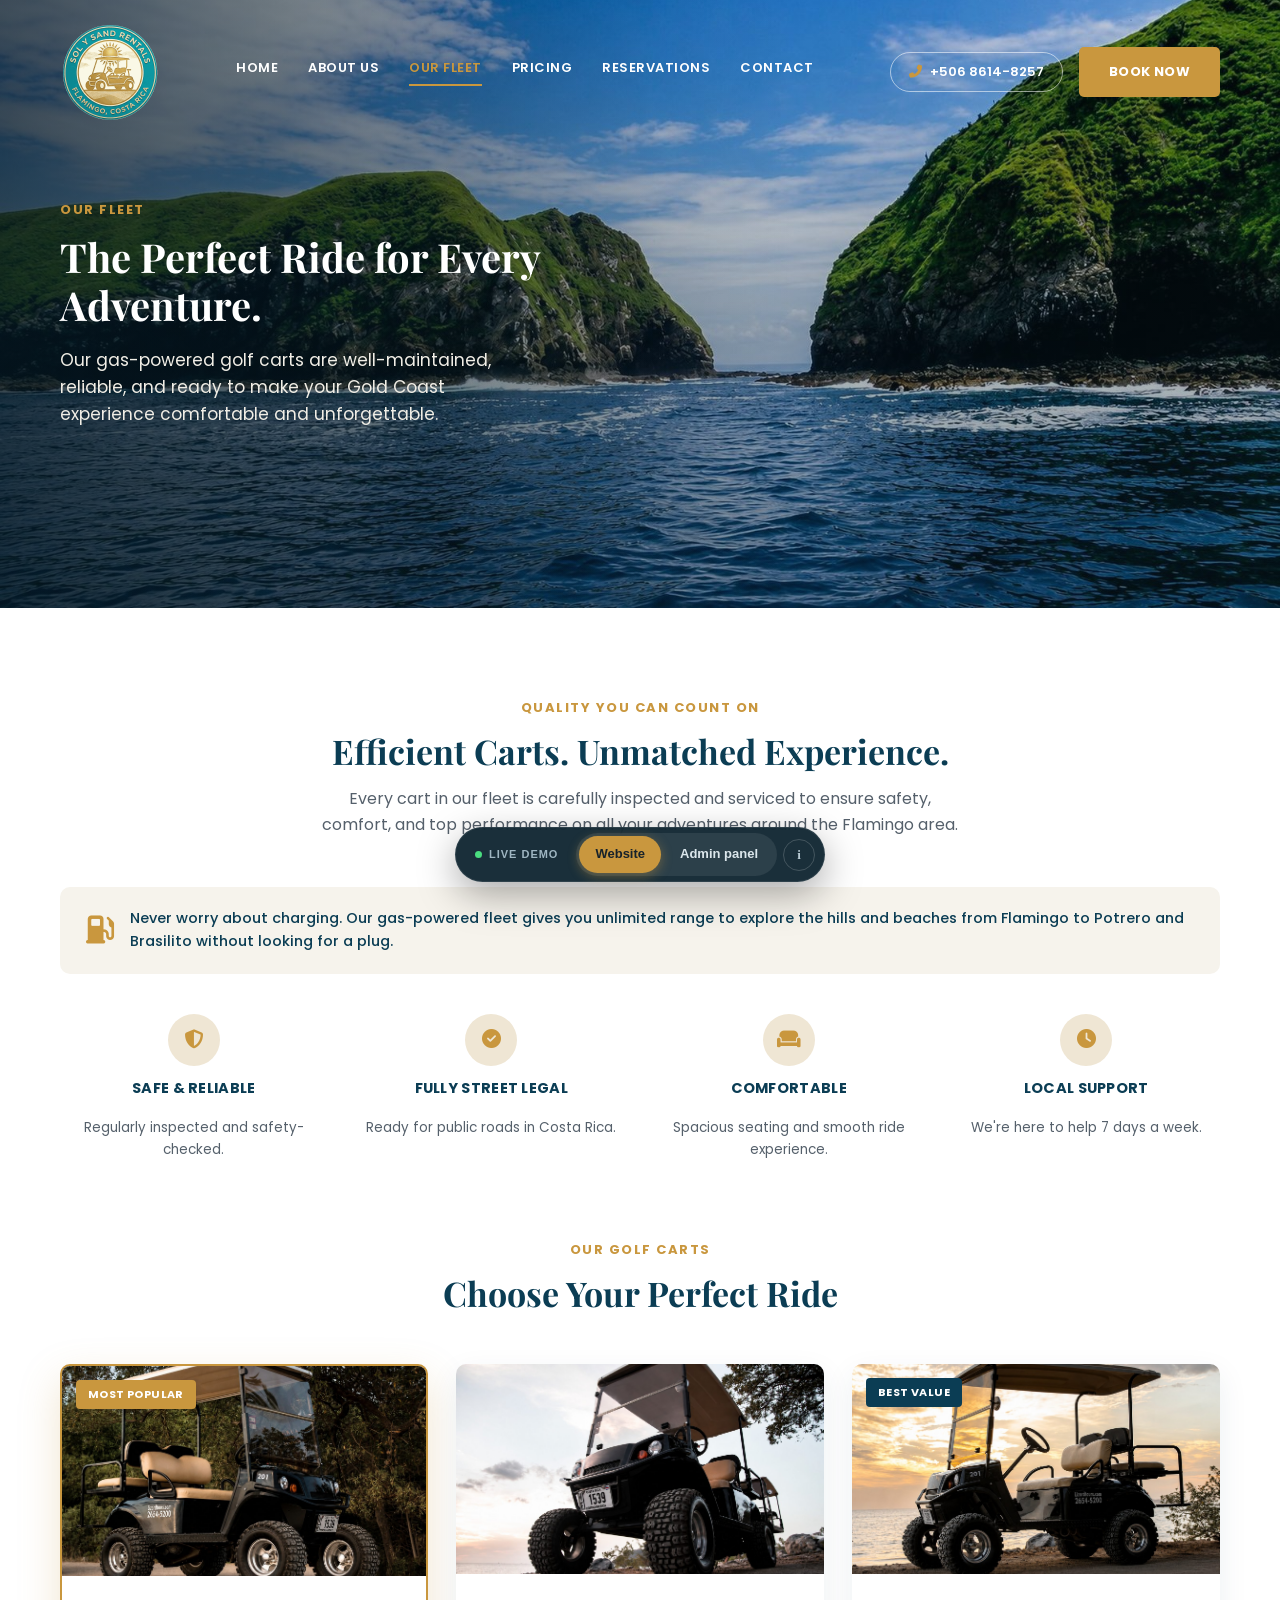
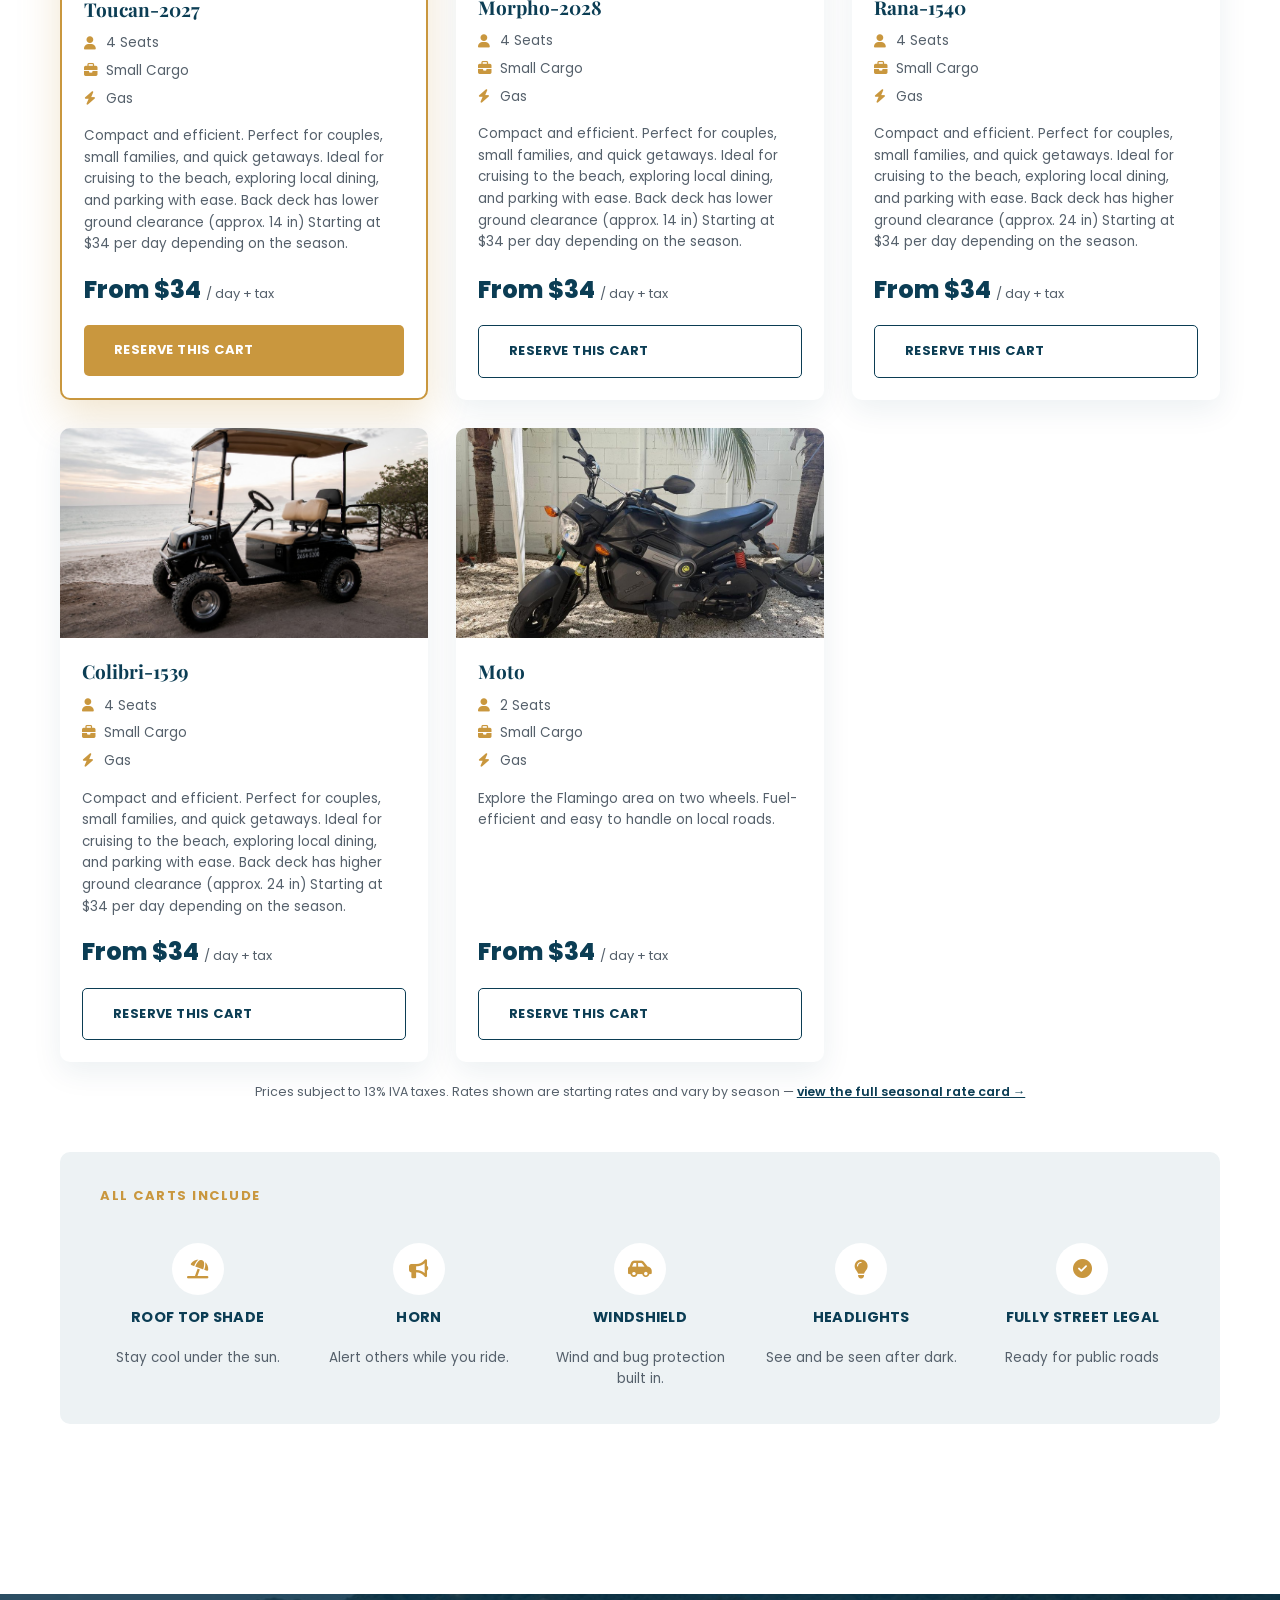
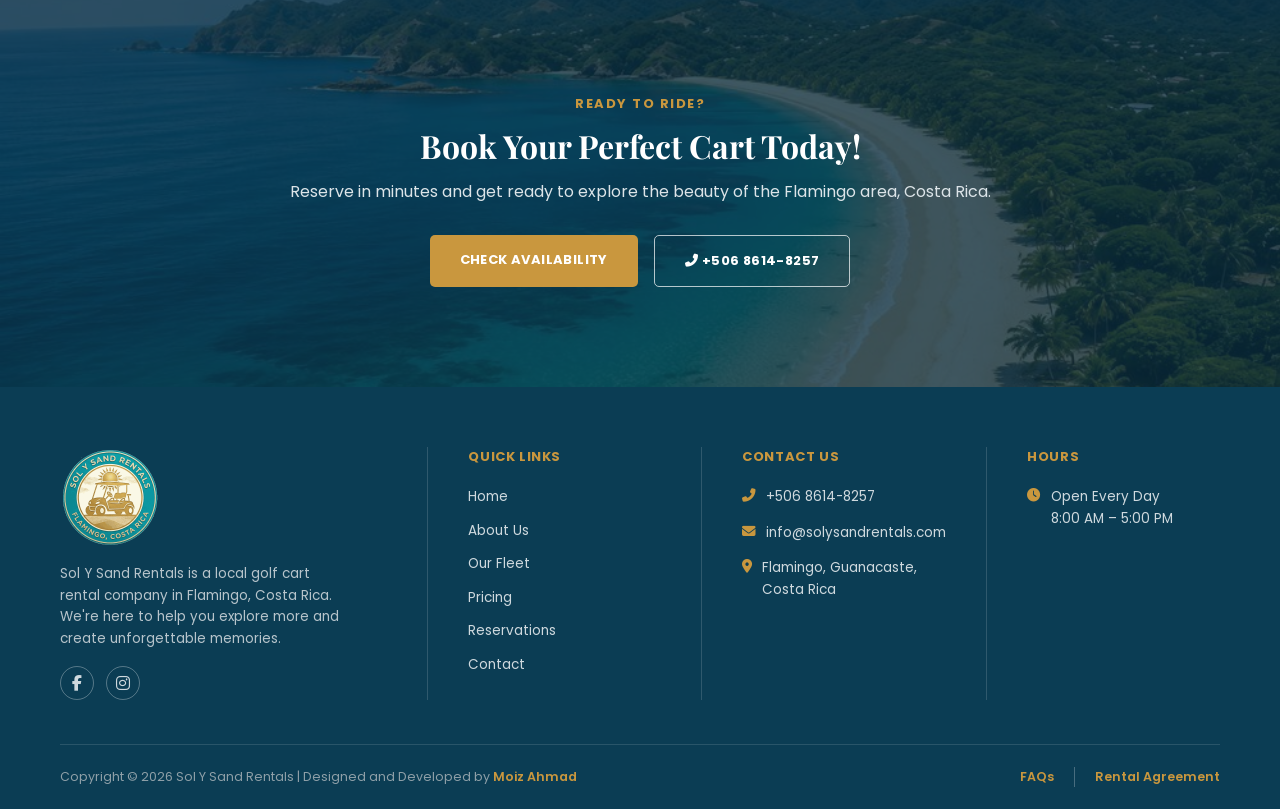
<file: our-fleet.html>
<!DOCTYPE html>

<html lang="en">
<head>
<meta charset="utf-8"/>
<meta content="width=device-width, initial-scale=1.0" name="viewport"/>
<title>Our Fleet | Sol Y Sand Rentals</title>
<meta content="Browse our premium golf cart fleet in Flamingo, Costa Rica." name="description"/>
<link href="https://fonts.googleapis.com" rel="preconnect"/>
<link crossorigin="" href="https://fonts.gstatic.com" rel="preconnect"/>
<link href="https://fonts.googleapis.com/css2?family=Playfair+Display:wght@600;700;800&amp;family=Poppins:wght@400;500;600;700;800&amp;display=swap" rel="stylesheet"/>
<link href="https://cdnjs.cloudflare.com/ajax/libs/font-awesome/6.5.1/css/all.min.css" rel="stylesheet"/>
<link href="assets/css/styles.css" rel="stylesheet"/>
<link href="assets/css/edit-mode.css" rel="stylesheet"/><link href="assets/css/rental-agreement.css" rel="stylesheet"/><link href="assets/demo/demo-bar.css" rel="stylesheet"/>
<script src="assets/data/demo-db.js"></script>
<script src="assets/demo/demo-core.js"></script>
<script src="assets/demo/demo-shim.js"></script>
</head>
<body>
<header id="siteHeader">
<div class="container">
<a class="logo" href="index.html">
<img alt="Sol Y Sand Rentals logo" src="uploads/media/logo.png"/>
</a>
<nav class="main-nav" id="mainNav">
<a href="index.html">Home</a>
<a href="about.html">About Us</a>
<a class="active" href="our-fleet.html">Our Fleet</a>
<a href="pricing.html">Pricing</a>
<a href="reservations.html">Reservations</a>
<a href="contact.html">Contact</a>
</nav>
<div class="header-actions">
<a class="phone-pill" href="tel:+50686148257"><i class="fas fa-phone-alt"></i> +506 8614-8257</a>
<a class="btn btn-gold" href="reservations.html#check-availability">Book Now</a>
<button aria-label="Open menu" class="burger" id="burgerBtn"><i class="fas fa-bars"></i></button>
</div>
</div>
</header>
<section class="hero hero-sm" data-edit-id="fleet.section1" data-edit-type="section" style="background-image:linear-gradient(180deg, rgba(6,30,42,0.15) 0%, rgba(6,30,42,0.45) 100%), url('uploads/media/our-fleet-hero.jpg');padding-top:200px;">
<div class="container">
<div class="hero-content">
<span class="eyebrow" data-edit-id="fleet.text3" data-edit-type="text">Our Fleet</span>
<h1 data-edit-id="fleet.text1" data-edit-type="text">The Perfect Ride for Every Adventure.</h1>
<p data-edit-id="fleet.text2" data-edit-type="text">Our gas-powered golf carts are well-maintained, reliable, and ready to make your Gold Coast experience comfortable and unforgettable.</p>
</div>
<div class="hero-right"></div>
</div>
</section>
<section data-edit-id="fleet.section2" data-edit-type="section">
<div class="container">
<div class="section-head">
<span class="eyebrow" data-edit-id="fleet.text25" data-edit-type="text">Quality You Can Count On</span>
<h2 data-edit-id="fleet.text4" data-edit-type="text">Premium Carts. Unmatched Experience.</h2>
<p data-edit-id="fleet.text15" data-edit-type="text" style="color:var(--body-text);margin-top:14px;">Every cart in our fleet is carefully inspected and serviced to ensure safety, comfort, and top performance on all your adventures around Flamingo.</p>
</div>
<div class="gas-powered-callout">
<i class="fas fa-gas-pump"></i>
<p>Never worry about charging. Our gas-powered fleet gives you unlimited range to explore the hills and beaches from Flamingo to Potrero and Brasilito without looking for a plug.</p>
</div>
<div class="icon-row" style="margin-bottom:80px;">
<div class="why-item centered"><div class="icon-circle"><i class="fas fa-shield-alt"></i></div><h4 data-edit-id="fleet.text5" data-edit-type="text">Safe &amp; Reliable</h4><p data-edit-id="fleet.text16" data-edit-type="text">Regularly inspected and safety-checked.</p></div>
<div class="why-item centered"><div class="icon-circle"><i class="fas fa-check-circle"></i></div><h4 data-edit-id="fleet.text6" data-edit-type="text">Fully Street Legal</h4><p data-edit-id="fleet.text17" data-edit-type="text">Ready for public roads in Flamingo.</p></div>
<div class="why-item centered"><div class="icon-circle"><i class="fas fa-couch"></i></div><h4 data-edit-id="fleet.text7" data-edit-type="text">Comfortable</h4><p data-edit-id="fleet.text18" data-edit-type="text">Spacious seating and smooth ride experience.</p></div>
<div class="why-item centered"><div class="icon-circle"><i class="fas fa-clock"></i></div><h4 data-edit-id="fleet.text8" data-edit-type="text">Local Support</h4><p data-edit-id="fleet.text19" data-edit-type="text">We're here to help 7 days a week.</p></div>
</div>
<div class="section-head"><span class="eyebrow" data-edit-id="fleet.text26" data-edit-type="text">Our Golf Carts</span><h2 data-edit-id="fleet.text9" data-edit-type="text">Choose Your Perfect Ride</h2></div>
<div class="fleet-grid" data-fleet="full"></div>
<p class="iva-note">Prices subject to 13% IVA taxes. Rates shown are starting rates and vary by season — <a href="pricing.html">view the full seasonal rate card &rarr;</a></p>
<div class="includes-bar">
<span class="eyebrow" data-edit-id="fleet.text27" data-edit-type="text" style="width:100%;margin-bottom:10px;">All Carts Include</span>
<div class="why-item centered"><div class="icon-circle"><i class="fas fa-umbrella-beach"></i></div><h4 data-edit-id="fleet.text10" data-edit-type="text">Roof Top Shade</h4><p data-edit-id="fleet.text20" data-edit-type="text">Stay cool under the sun.</p></div>
<div class="why-item centered"><div class="icon-circle"><i class="fas fa-bullhorn"></i></div><h4 data-edit-id="fleet.text11" data-edit-type="text">Horn</h4><p data-edit-id="fleet.text21" data-edit-type="text">Alert others while you ride.</p></div>
<div class="why-item centered"><div class="icon-circle"><i class="fas fa-car-side"></i></div><h4>Windshield</h4><p>Wind and bug protection built in.</p></div>
<div class="why-item centered"><div class="icon-circle"><i class="fas fa-lightbulb"></i></div><h4>Headlights</h4><p>See and be seen after dark.</p></div>
<div class="why-item centered"><div class="icon-circle"><i class="fas fa-check-circle"></i></div><h4>Fully Street Legal</h4><p>Ready for public roads</p></div>
</div>
</div>
</section>
<section class="cta bg-photo" data-edit-id="fleet.section3" data-edit-type="section" style="background-image:url('uploads/media/adventure-awaits.jpg');padding:100px 0;">
<div class="container">
<div>
<span class="eyebrow" data-edit-id="fleet.text30" data-edit-type="text">Ready To Ride?</span>
<h2 data-edit-id="fleet.text28" data-edit-type="text">Book Your Perfect Cart Today!</h2>
<p data-edit-id="fleet.text29" data-edit-type="text">Reserve in minutes and get ready to explore the beauty of Flamingo, Costa Rica.</p>
<div class="cta-buttons">
<a class="btn btn-gold" data-edit-id="fleet.button1" data-edit-type="button" href="reservations.html#check-availability"><span class="edit-text-inner">Check Availability</span></a>
<a class="btn btn-outline-white" data-edit-id="fleet.button2" data-edit-type="button" href="tel:+50686148257"><i class="fas fa-phone-alt"></i> <span class="edit-text-inner">+506 8614-8257</span></a>
</div>
</div>
</div>
</section>
<footer>
<div class="container">
<div class="footer-grid">
<div class="footer-brand">
<a class="logo" href="index.html"><img alt="Sol Y Sand Rentals logo" src="uploads/media/logo.png"/></a>
<p>Sol Y Sand Rentals is a local golf cart rental company in Flamingo, Costa Rica. We're here to help you explore more and create unforgettable memories.</p>
<div class="footer-social">
<a aria-label="Facebook" href="https://web.facebook.com/solysandrentals" target="_blank" rel="noopener"><i class="fab fa-facebook-f"></i></a>
<a aria-label="Instagram" href="https://instagram.com/solysandrentals" target="_blank" rel="noopener"><i class="fab fa-instagram"></i></a>
</div>
</div>
<div>
<h5>Quick Links</h5>
<ul>
<li><a href="index.html">Home</a></li><li><a href="about.html">About Us</a></li><li><a href="our-fleet.html">Our Fleet</a></li><li><a href="pricing.html">Pricing</a></li><li><a href="reservations.html">Reservations</a></li><li><a href="contact.html">Contact</a></li>
</ul>
</div>
<div>
<h5>Contact Us</h5>
<a class="contact-item" href="tel:+50686148257"><i class="fas fa-phone-alt"></i><span>+506 8614-8257</span></a>
<a class="contact-item" href="mailto:info@solysandrentals.com?subject=New%20Booking%20Inquiry&amp;body=Hello%20Sol%20Y%20Sand%20Rentals%20Team%2C%0D%0A%0D%0A"><i class="fas fa-envelope"></i><span>info@solysandrentals.com</span></a>
<a class="contact-item" href="https://www.google.com/maps/search/?api=1&amp;query=Flamingo,+Guanacaste,+Costa+Rica" rel="noopener" target="_blank"><i class="fas fa-map-marker-alt"></i><span>Flamingo, Guanacaste, Costa Rica</span></a>
</div>
<div>
<h5>Hours</h5>
<div class="contact-item"><i class="fas fa-clock"></i><span>Open Every Day<br/>8:00 AM – 5:00 PM</span></div>
</div>
</div>
<div class="footer-bottom"><span class="footer-copy">Copyright &copy; 2026 Sol Y Sand Rentals | Designed and Developed by <a class="credit-link" href="https://wa.me/923094490140?text=Hi%20Moiz%2C%0A%0AI%20was%20visiting%20Sol%20Y%20Sand%20Rentals%20and%20would%20like%20to%20discuss%20a%20project%20with%20you.%0A%0AThanks%21" rel="noopener" target="_blank">Moiz Ahmad</a></span><div class="footer-links-group"><a href="reservations.html#faqs" class="credit-link">FAQs</a><button type="button" class="credit-link rental-agreement-trigger">Rental Agreement</button></div></div>
</div>
</footer>
<script src="assets/data/fleet-data.js"></script>
<script src="assets/js/script.js"></script>
<script src="assets/js/edit-mode.js"></script><script src="assets/js/rental-agreement.js"></script><script src="assets/demo/demo-bar.js"></script>
</body>
</html>
</file>
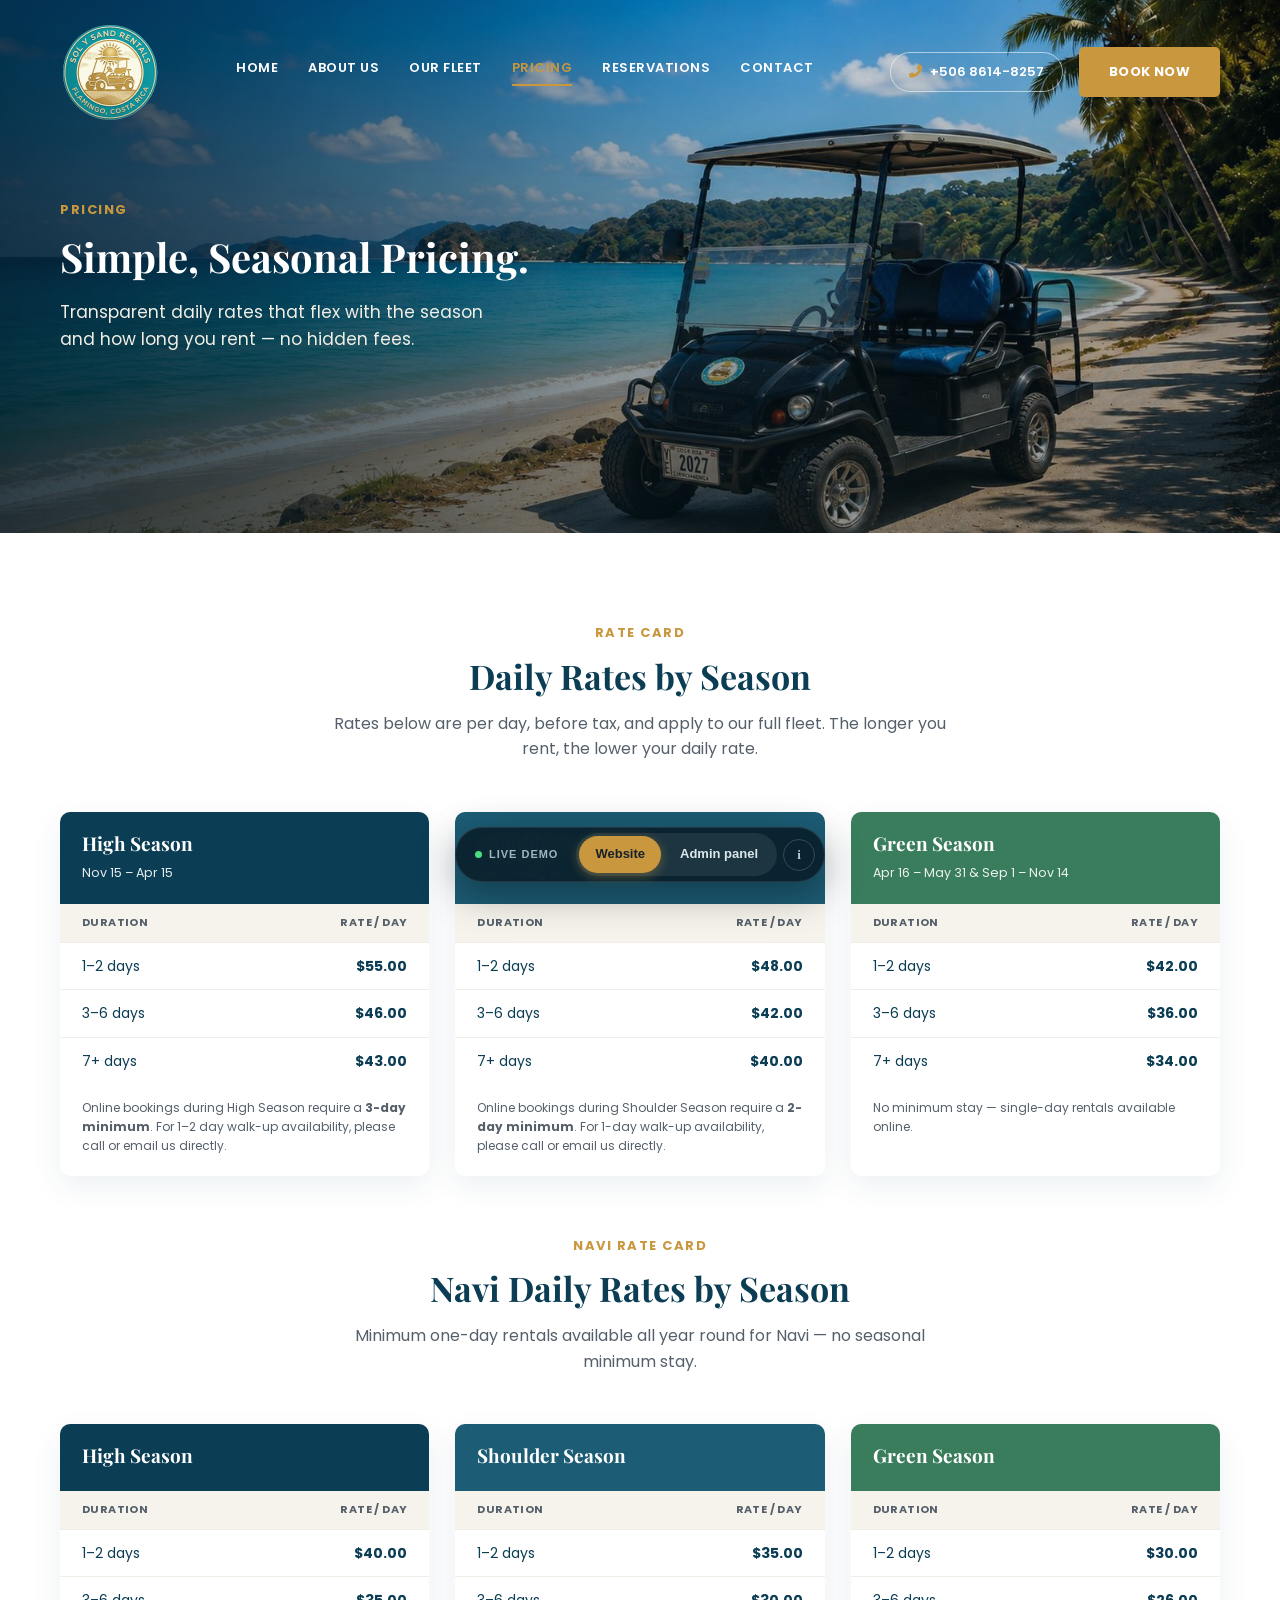
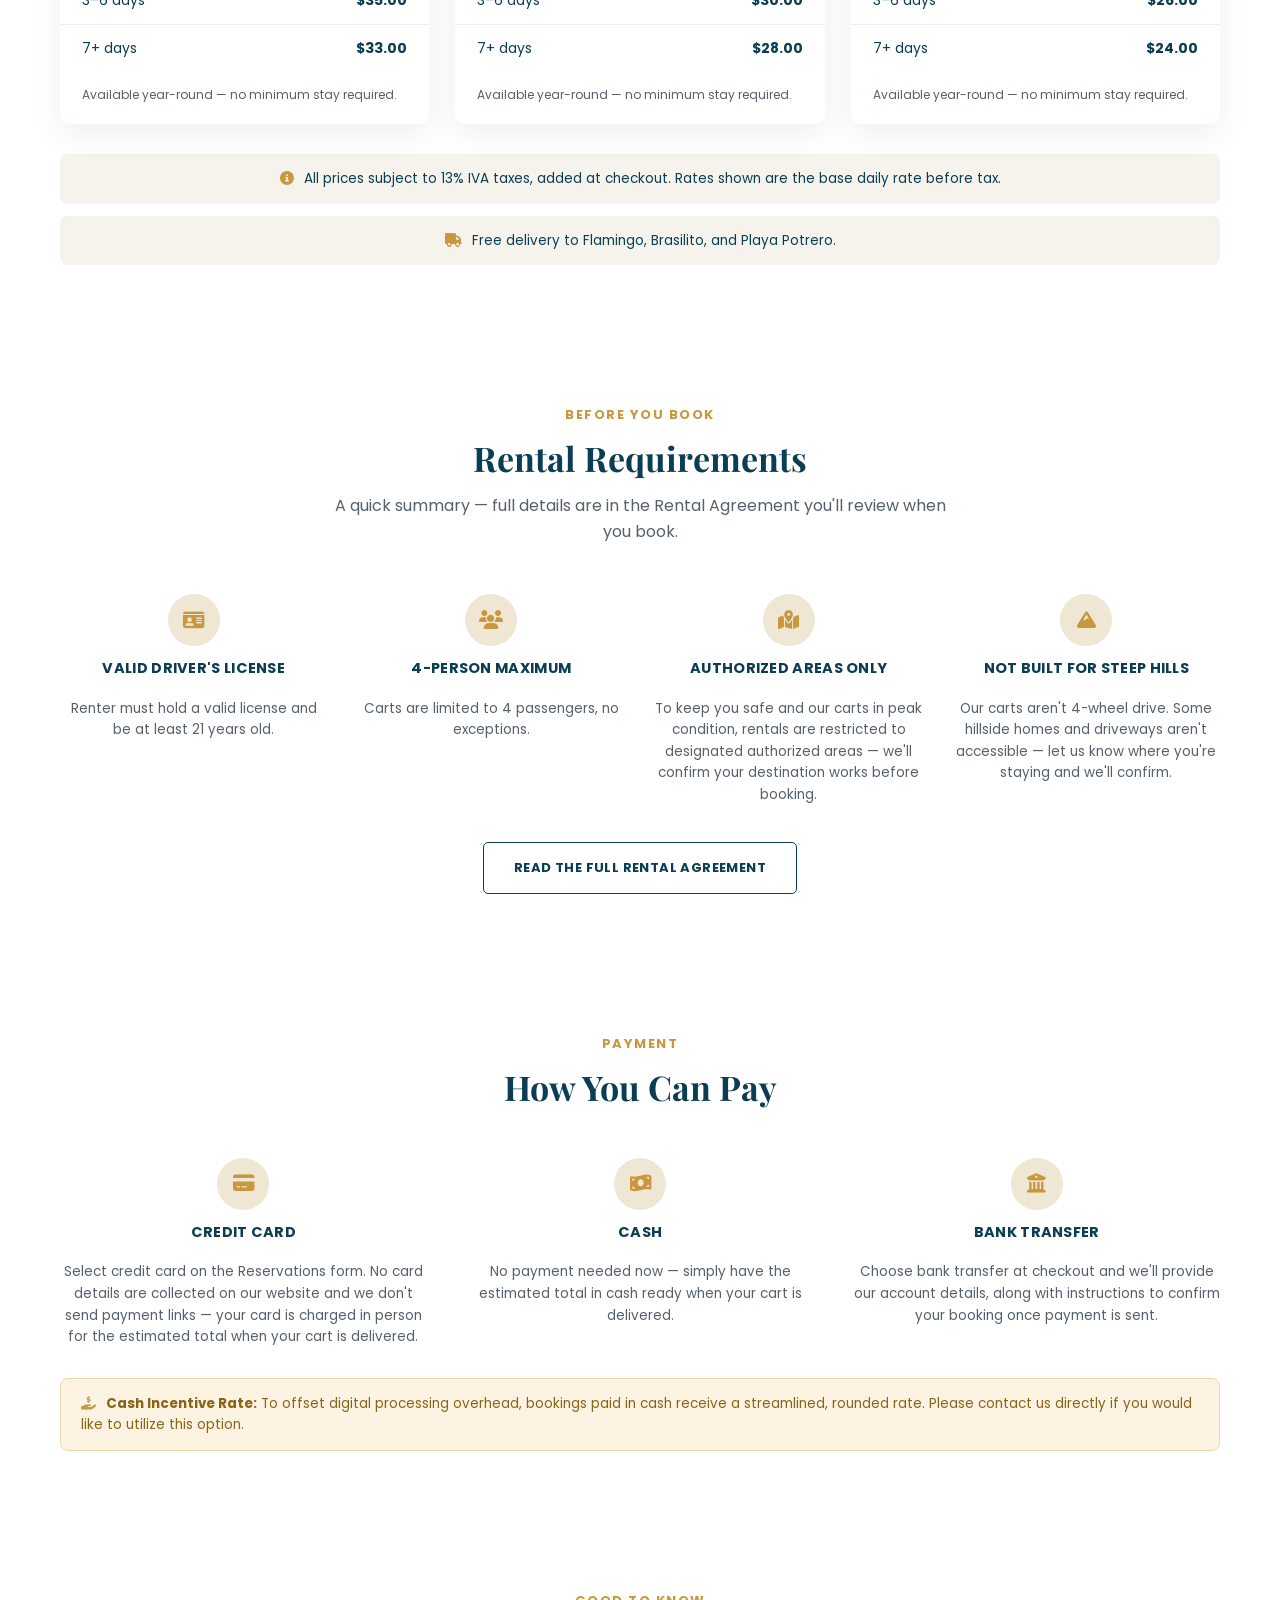
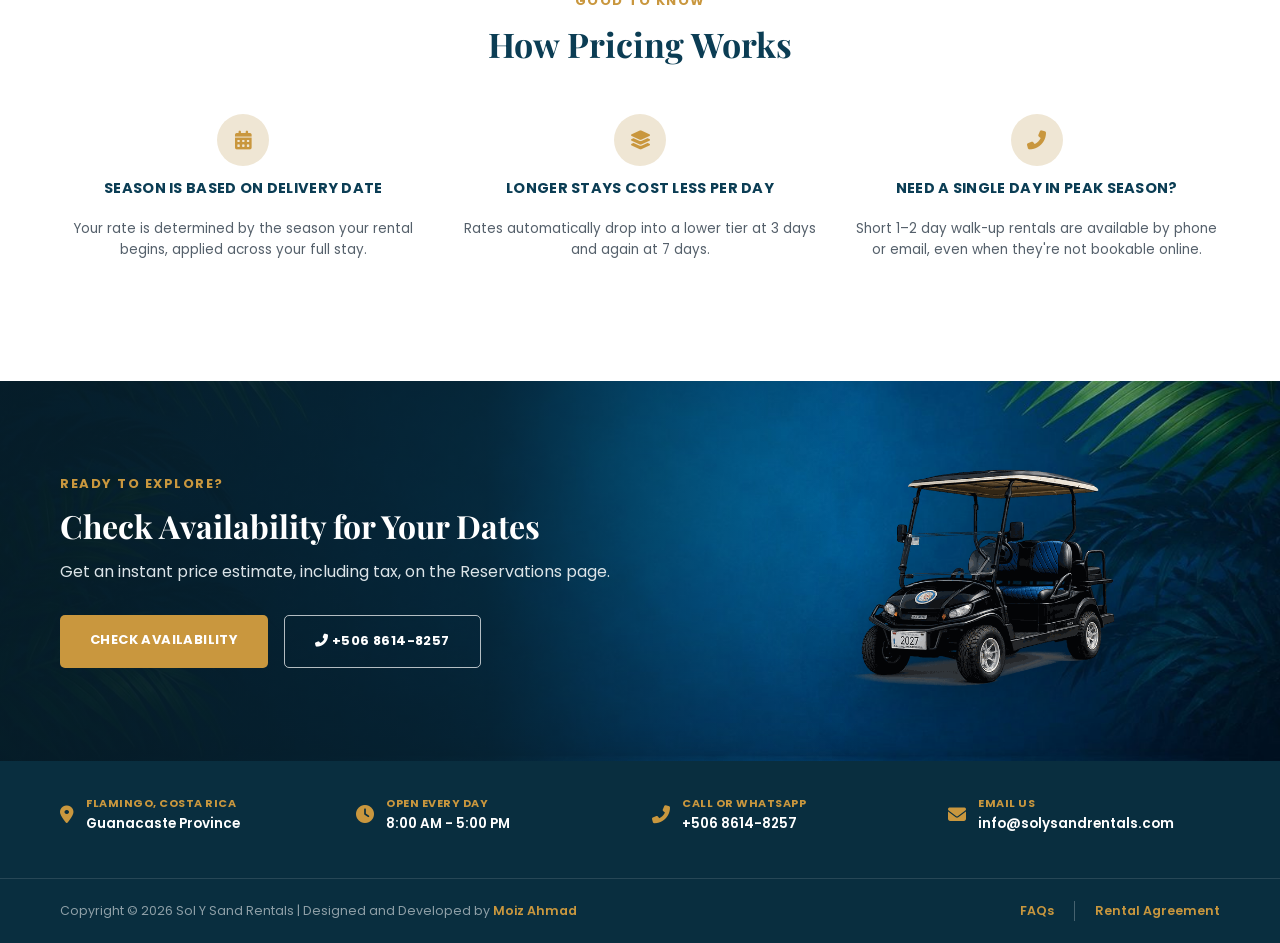
<file: pricing.html>
<!DOCTYPE html>

<html lang="en">
<head>
<meta charset="utf-8"/>
<meta content="width=device-width, initial-scale=1.0" name="viewport"/>
<title>Pricing | Sol Y Sand Rentals</title>
<meta content="Seasonal golf cart rental pricing in Flamingo, Costa Rica. Transparent rates, no hidden fees." name="description"/>
<link href="https://fonts.googleapis.com" rel="preconnect"/>
<link crossorigin="" href="https://fonts.gstatic.com" rel="preconnect"/>
<link href="https://fonts.googleapis.com/css2?family=Playfair+Display:wght@600;700;800&amp;family=Poppins:wght@400;500;600;700;800&amp;display=swap" rel="stylesheet"/>
<link href="https://cdnjs.cloudflare.com/ajax/libs/font-awesome/6.5.1/css/all.min.css" rel="stylesheet"/>
<link href="assets/css/styles.css" rel="stylesheet"/>
<link href="assets/css/edit-mode.css" rel="stylesheet"/>
<link href="assets/css/rental-agreement.css" rel="stylesheet"/>
<link href="assets/demo/demo-bar.css" rel="stylesheet"/>
<script src="assets/data/demo-db.js"></script>
<script src="assets/demo/demo-core.js"></script>
<script src="assets/demo/demo-shim.js"></script>
</head>
<body>
<header id="siteHeader">
<div class="container">
<a class="logo" href="index.html">
<img alt="Sol Y Sand Rentals logo" src="uploads/media/logo.png"/>
</a>
<nav class="main-nav" id="mainNav">
<a href="index.html">Home</a>
<a href="about.html">About Us</a>
<a href="our-fleet.html">Our Fleet</a>
<a class="active" href="pricing.html">Pricing</a>
<a href="reservations.html">Reservations</a>
<a href="contact.html">Contact</a>
</nav>
<div class="header-actions">
<a class="phone-pill" href="tel:+50686148257"><i class="fas fa-phone-alt"></i> +506 8614-8257</a>
<a class="btn btn-gold" href="reservations.html#check-availability">Book Now</a>
<button aria-label="Open menu" class="burger" id="burgerBtn"><i class="fas fa-bars"></i></button>
</div>
</div>
</header>
<section class="hero hero-sm" data-edit-id="pricing.section1" data-edit-type="section" style="background-image:linear-gradient(180deg, rgba(6,30,42,0.15) 0%, rgba(6,30,42,0.45) 100%), url('uploads/media/hero-photo.jpg');padding-top:200px;">
<div class="container">
<div class="hero-content">
<span class="eyebrow" data-edit-id="pricing.text3" data-edit-type="text">Pricing</span>
<h1 data-edit-id="pricing.text1" data-edit-type="text">Simple, Seasonal Pricing.</h1>
<p data-edit-id="pricing.text2" data-edit-type="text">Transparent daily rates that flex with the season and how long you rent — no hidden fees.</p>
</div>
<div class="hero-right"></div>
</div>
</section>
<section data-edit-id="pricing.section2" data-edit-type="section">
<div class="container">
<div class="section-head">
<span class="eyebrow" data-edit-id="pricing.text12" data-edit-type="text">Rate Card</span>
<h2 data-edit-id="pricing.text4" data-edit-type="text">Daily Rates by Season</h2>
<p data-edit-id="pricing.text8" data-edit-type="text" style="color:var(--body-text);margin-top:14px;">Rates below are per day, before tax, and apply to our full fleet. The longer you rent, the lower your daily rate.</p>
</div>
<div class="pricing-tables">
<div class="pricing-table-card">
<div class="pricing-table-header high">
<h3 data-edit-id="pricing.text5" data-edit-type="text">High Season</h3>
<span>Nov 15 – Apr 15</span>
</div>
<table class="pricing-table">
<tr><th>Duration</th><th>Rate / Day</th></tr>
<tr><td>1–2 days</td><td>$55.00</td></tr>
<tr><td>3–6 days</td><td>$46.00</td></tr>
<tr><td>7+ days</td><td>$43.00</td></tr>
</table>
<p class="pricing-note" data-edit-id="pricing.text9" data-edit-type="text">Online bookings during High Season require a <strong>3-day minimum</strong>. For 1–2 day walk-up availability, please call or email us directly.</p>
</div>
<div class="pricing-table-card">
<div class="pricing-table-header shoulder">
<h3 data-edit-id="pricing.text6" data-edit-type="text">Shoulder Season</h3>
<span>Jun 1 – Aug 31</span>
</div>
<table class="pricing-table">
<tr><th>Duration</th><th>Rate / Day</th></tr>
<tr><td>1–2 days</td><td>$48.00</td></tr>
<tr><td>3–6 days</td><td>$42.00</td></tr>
<tr><td>7+ days</td><td>$40.00</td></tr>
</table>
<p class="pricing-note" data-edit-id="pricing.text10" data-edit-type="text">Online bookings during Shoulder Season require a <strong>2-day minimum</strong>. For 1-day walk-up availability, please call or email us directly.</p>
</div>
<div class="pricing-table-card">
<div class="pricing-table-header green">
<h3 data-edit-id="pricing.text7" data-edit-type="text">Green Season</h3>
<span>Apr 16 – May 31 &amp; Sep 1 – Nov 14</span>
</div>
<table class="pricing-table">
<tr><th>Duration</th><th>Rate / Day</th></tr>
<tr><td>1–2 days</td><td>$42.00</td></tr>
<tr><td>3–6 days</td><td>$36.00</td></tr>
<tr><td>7+ days</td><td>$34.00</td></tr>
</table>
<p class="pricing-note" data-edit-id="pricing.text11" data-edit-type="text">No minimum stay — single-day rentals available online.</p>
</div>
</div>
<div class="section-head" style="margin-top:60px;">
<span class="eyebrow" data-edit-id="pricing.text9" data-edit-type="text">Navi Rate Card</span>
<h2 data-edit-id="pricing.text1" data-edit-type="text">Navi Daily Rates by Season</h2>
<p data-edit-id="pricing.text5" data-edit-type="text" style="color:var(--body-text);margin-top:14px;">Minimum one-day rentals available all year round for Navi — no seasonal minimum stay.</p>
</div>
<div class="pricing-tables">
<div class="pricing-table-card">
<div class="pricing-table-header high">
<h3 data-edit-id="pricing.text2" data-edit-type="text">High Season</h3>
</div>
<table class="pricing-table">
<tr><th>Duration</th><th>Rate / Day</th></tr>
<tr><td>1–2 days</td><td>$40.00</td></tr>
<tr><td>3–6 days</td><td>$35.00</td></tr>
<tr><td>7+ days</td><td>$33.00</td></tr>
</table>
<p class="pricing-note" data-edit-id="pricing.text6" data-edit-type="text">Available year-round — no minimum stay required.</p>
</div>
<div class="pricing-table-card">
<div class="pricing-table-header shoulder">
<h3 data-edit-id="pricing.text3" data-edit-type="text">Shoulder Season</h3>
</div>
<table class="pricing-table">
<tr><th>Duration</th><th>Rate / Day</th></tr>
<tr><td>1–2 days</td><td>$35.00</td></tr>
<tr><td>3–6 days</td><td>$30.00</td></tr>
<tr><td>7+ days</td><td>$28.00</td></tr>
</table>
<p class="pricing-note" data-edit-id="pricing.text7" data-edit-type="text">Available year-round — no minimum stay required.</p>
</div>
<div class="pricing-table-card">
<div class="pricing-table-header green">
<h3 data-edit-id="pricing.text4" data-edit-type="text">Green Season</h3>
</div>
<table class="pricing-table">
<tr><th>Duration</th><th>Rate / Day</th></tr>
<tr><td>1–2 days</td><td>$30.00</td></tr>
<tr><td>3–6 days</td><td>$26.00</td></tr>
<tr><td>7+ days</td><td>$24.00</td></tr>
</table>
<p class="pricing-note" data-edit-id="pricing.text8" data-edit-type="text">Available year-round — no minimum stay required.</p>
</div>
</div>
<div class="pricing-disclaimer">
<i class="fas fa-info-circle"></i> All prices subject to 13% IVA taxes, added at checkout. Rates shown are the base daily rate before tax.
</div>
<div class="pricing-disclaimer" style="margin-top:12px;">
<i class="fas fa-truck"></i> Free delivery to Flamingo, Brasilito, and Playa Potrero.
</div>
</div>
</section>
<section id="rental-agreement" class="cream" data-edit-id="pricing.section1" data-edit-type="section" style="padding-top:50px;">
<div class="container">
<div class="section-head">
<span class="eyebrow" data-edit-id="pricing.text11" data-edit-type="text">Before You Book</span>
<h2 data-edit-id="pricing.text1" data-edit-type="text">Rental Requirements</h2>
<p data-edit-id="pricing.text6" data-edit-type="text" style="color:var(--body-text);margin-top:14px;">A quick summary — full details are in the Rental Agreement you'll review when you book.</p>
</div>
<div class="icon-row">
<div class="why-item centered"><div class="icon-circle"><i class="fas fa-id-card"></i></div><h4 data-edit-id="pricing.text2" data-edit-type="text">Valid Driver's License</h4><p data-edit-id="pricing.text7" data-edit-type="text">Renter must hold a valid license and be at least 21 years old.</p></div>
<div class="why-item centered"><div class="icon-circle"><i class="fas fa-users"></i></div><h4 data-edit-id="pricing.text3" data-edit-type="text">4-Person Maximum</h4><p data-edit-id="pricing.text8" data-edit-type="text">Carts are limited to 4 passengers, no exceptions.</p></div>
<div class="why-item centered"><div class="icon-circle"><i class="fas fa-map-marked-alt"></i></div><h4 data-edit-id="pricing.text4" data-edit-type="text">Authorized Areas Only</h4><p data-edit-id="pricing.text9" data-edit-type="text">To keep you safe and our carts in peak condition, rentals are restricted to designated authorized areas — we'll confirm your destination works before booking.</p></div>
<div class="why-item centered"><div class="icon-circle"><i class="fas fa-mountain"></i></div><h4 data-edit-id="pricing.text5" data-edit-type="text">Not Built for Steep Hills</h4><p data-edit-id="pricing.text10" data-edit-type="text">Our carts aren't 4-wheel drive. Some hillside homes and driveways aren't accessible — let us know where you're staying and we'll confirm.</p></div>
</div>
<div style="text-align:center;margin-top:36px;">
<a class="btn btn-outline-navy rental-agreement-trigger-link" data-edit-id="pricing.button1" data-edit-type="button" href="#"><span class="edit-text-inner">Read the Full Rental Agreement</span></a>
</div>
</div>
</section>
<section class="cream" data-edit-id="pricing.section3" data-edit-type="section" style="padding-top:50px;">
<div class="container">
<div class="section-head">
<span class="eyebrow" data-edit-id="pricing.text18" data-edit-type="text">Payment</span>
<h2 data-edit-id="pricing.text13" data-edit-type="text">How You Can Pay</h2>
</div>
<div class="icon-row">
<div class="why-item centered">
<div class="icon-circle"><i class="fas fa-credit-card"></i></div>
<h4 data-edit-id="pricing.text14" data-edit-type="text">Credit Card</h4>
<p data-edit-id="pricing.text16" data-edit-type="text">Select credit card on the Reservations form. No card details are collected on our website and we don't send payment links — your card is charged in person for the estimated total when your cart is delivered.</p>
</div>
<div class="why-item centered">
<div class="icon-circle"><i class="fas fa-money-bill-wave"></i></div>
<h4>Cash</h4>
<p>No payment needed now — simply have the estimated total in cash ready when your cart is delivered.</p>
</div>
<div class="why-item centered">
<div class="icon-circle"><i class="fas fa-university"></i></div>
<h4 data-edit-id="pricing.text15" data-edit-type="text">Bank Transfer</h4>
<p data-edit-id="pricing.text17" data-edit-type="text">Choose bank transfer at checkout and we'll provide our account details, along with instructions to confirm your booking once payment is sent.</p>
</div>
</div>
<div class="cash-incentive-note">
<i class="fas fa-hand-holding-usd"></i> <strong>Cash Incentive Rate:</strong> To offset digital processing overhead, bookings paid in cash receive a streamlined, rounded rate. Please contact us directly if you would like to utilize this option.
</div>
</div>
</section>
<section data-edit-id="pricing.section4" data-edit-type="section" style="padding-top:50px;padding-bottom:120px;">
<div class="container">
<div class="section-head">
<span class="eyebrow" data-edit-id="pricing.text26" data-edit-type="text">Good To Know</span>
<h2 data-edit-id="pricing.text19" data-edit-type="text">How Pricing Works</h2>
</div>
<div class="icon-row">
<div class="why-item centered"><div class="icon-circle"><i class="fas fa-calendar-alt"></i></div><h4 data-edit-id="pricing.text20" data-edit-type="text">Season Is Based on Delivery Date</h4><p data-edit-id="pricing.text23" data-edit-type="text">Your rate is determined by the season your rental begins, applied across your full stay.</p></div>
<div class="why-item centered"><div class="icon-circle"><i class="fas fa-layer-group"></i></div><h4 data-edit-id="pricing.text21" data-edit-type="text">Longer Stays Cost Less Per Day</h4><p data-edit-id="pricing.text24" data-edit-type="text">Rates automatically drop into a lower tier at 3 days and again at 7 days.</p></div>
<div class="why-item centered"><div class="icon-circle"><i class="fas fa-phone-alt"></i></div><h4 data-edit-id="pricing.text22" data-edit-type="text">Need a Single Day in Peak Season?</h4><p data-edit-id="pricing.text25" data-edit-type="text">Short 1–2 day walk-up rentals are available by phone or email, even when they're not bookable online.</p></div>
</div>
</div>
</section>
<section class="cta split-photo" data-edit-id="pricing.section5" data-edit-type="section" style="background-image:url('uploads/media/cta-background.jpg');padding:30px 0;">
<div class="container">
<div>
<span class="eyebrow" data-edit-id="pricing.text29" data-edit-type="text">Ready To Explore?</span>
<h2 data-edit-id="pricing.text27" data-edit-type="text">Check Availability for Your Dates</h2>
<p data-edit-id="pricing.text28" data-edit-type="text">Get an instant price estimate, including tax, on the Reservations page.</p>
<div class="cta-buttons">
<a class="btn btn-gold" data-edit-id="pricing.button1" data-edit-type="button" href="reservations.html#check-availability"><span class="edit-text-inner">Check Availability</span></a>
<a class="btn btn-outline-white" data-edit-id="pricing.button2" data-edit-type="button" href="tel:+50686148257"><i class="fas fa-phone-alt"></i> <span class="edit-text-inner">+506 8614-8257</span></a>
</div>
</div>
<img alt="Golf cart" data-edit-id="pricing.image1" data-edit-type="image" src="uploads/media/cta-cart-shared.png"/>
</div>
</section>
<div class="info-strip">
<div class="container">
<a class="info-item" href="https://www.google.com/maps/search/?api=1&amp;query=Flamingo,+Guanacaste,+Costa+Rica" rel="noopener" target="_blank"><i class="fas fa-map-marker-alt"></i><div><div class="info-label">FLAMINGO, COSTA RICA</div><div class="info-value">Guanacaste Province</div></div></a><div class="info-item"><i class="fas fa-clock"></i><div><div class="info-label">OPEN EVERY DAY</div><div class="info-value">8:00 AM - 5:00 PM</div></div></div><a class="info-item" href="https://wa.me/50686148257?text=Hi%20Sol%20Y%20Sand%20Rentals%2C%0A%0AI%20want%20to%20book%20a%20cart.%0A%0AThanks%21" rel="noopener" target="_blank"><i class="fas fa-phone-alt"></i><div><div class="info-label">CALL OR WHATSAPP</div><div class="info-value">+506 8614-8257</div></div></a><a class="info-item" href="mailto:info@solysandrentals.com?subject=New%20Booking%20Inquiry&amp;body=Hello%20Sol%20Y%20Sand%20Rentals%20Team%2C%0D%0A%0D%0A"><i class="fas fa-envelope"></i><div><div class="info-label">EMAIL US</div><div class="info-value">info@solysandrentals.com</div></div></a>
</div>
</div>
<div class="copyright-bar">
<div class="container">
<span class="footer-copy">Copyright &copy; 2026 Sol Y Sand Rentals | Designed and Developed by <a class="credit-link" href="https://wa.me/923094490140?text=Hi%20Moiz%2C%0A%0AI%20was%20visiting%20Sol%20Y%20Sand%20Rentals%20and%20would%20like%20to%20discuss%20a%20project%20with%20you.%0A%0AThanks%21" rel="noopener" target="_blank">Moiz Ahmad</a></span><div class="footer-links-group"><a href="reservations.html#faqs" class="credit-link">FAQs</a><button type="button" class="credit-link rental-agreement-trigger">Rental Agreement</button></div>
</div>
</div>
<script src="assets/data/fleet-data.js"></script>
<script src="assets/js/pricing-data.js"></script>
<script src="assets/js/script.js"></script>
<script src="assets/js/edit-mode.js"></script>
<script src="assets/js/rental-agreement.js"></script>
<script src="assets/demo/demo-bar.js"></script>
</body>
</html>
</file>
<file: admin/admin-style.css>
:root{
  --navy:#0B3D54;
  --navy-dark:#092E3F;
  --gold:#C9973E;
  --gold-dark:#B4863A;
  --cream:#F6F3EC;
  --body-text:#55606B;
  --white:#FFFFFF;
  --danger:#C0392B;
  --success:#2E7D32;
}
*{margin:0;padding:0;box-sizing:border-box;}
body{font-family:-apple-system,BlinkMacSystemFont,'Segoe UI',Roboto,sans-serif;background:var(--cream);color:var(--navy);line-height:1.5;}
a{color:var(--navy);text-decoration:none;}
h1,h2,h3{font-family:Georgia,serif;}

/* ---------- AUTH PAGES (login / setup) ---------- */
body.auth-page{display:flex;align-items:center;justify-content:center;min-height:100vh;background:var(--navy);}
.auth-card{background:#fff;border-radius:10px;padding:40px;width:100%;max-width:380px;box-shadow:0 20px 50px rgba(0,0,0,0.3);}
.auth-card h1{font-size:24px;margin-bottom:4px;}
.auth-sub{color:var(--body-text);font-size:13px;margin-bottom:24px;}

/* ---------- FORMS (shared) ---------- */
.form-field{margin-bottom:16px;}
.form-field label{display:block;font-size:12.5px;font-weight:700;text-transform:uppercase;letter-spacing:0.3px;margin-bottom:6px;color:var(--navy);}
.form-field input, .form-field select, .form-field textarea{
  width:100%;border:1px solid #DEE3E6;border-radius:6px;padding:10px 12px;
  font-size:14px;color:var(--navy);background:#FCFCFA;font-family:inherit;
}
.form-field textarea{min-height:90px;resize:vertical;}
.form-field input:focus, .form-field select:focus, .form-field textarea:focus{outline:2px solid var(--gold);border-color:var(--gold);}
.form-row{display:grid;grid-template-columns:1fr 1fr;gap:16px;}
.form-hint{font-size:12px;color:var(--body-text);margin-top:4px;}
.role-badge{display:inline-block;padding:4px 10px;border-radius:12px;font-size:12px;font-weight:600;background:#EFEBE3;color:#5A5245;white-space:nowrap;}
.role-badge.role-super_admin{background:#FCEFD9;color:#8A5A00;}
.role-badge.role-administrator{background:#E3EEF5;color:#13475F;}
.role-badge.role-fleet_manager{background:#E7F3E8;color:#2E7D32;}
.role-badge.role-reservations_manager{background:#EFE7F5;color:#5E3A87;}
.role-badge.role-support_agent{background:#FDEAEA;color:#A33636;}
.role-badge.role-viewer{background:#EEEEEE;color:#666;}

/* ---------- BUTTONS ---------- */
.btn{display:inline-block;font-weight:700;font-size:13px;padding:11px 22px;border-radius:6px;border:none;cursor:pointer;text-align:center;transition:all .2s ease;}
.btn-gold{background:var(--gold);color:#fff;}
.btn-gold:hover{background:var(--gold-dark);}
.btn-navy{background:var(--navy);color:#fff;}
.btn-navy:hover{background:var(--navy-dark);}
.btn-outline{background:transparent;border:1.5px solid var(--navy);color:var(--navy);}
.btn-outline:hover{background:var(--navy);color:#fff;}
.btn-danger{background:var(--danger);color:#fff;}
.btn-danger:hover{background:#9E3323;}
.btn-block{width:100%;}
.btn-sm{padding:6px 12px;font-size:12px;}

/* ---------- ALERTS ---------- */
.alert{padding:12px 16px;border-radius:6px;font-size:13.5px;margin-bottom:18px;}
.alert-error{background:#FCE8E6;color:var(--danger);border:1px solid #F1C4BE;}
.alert-success{background:#E7F3E8;color:var(--success);border:1px solid #BFE0C2;}

/* ---------- ADMIN SHELL ---------- */
.admin-header{background:var(--navy);color:#fff;padding:16px 30px;display:flex;align-items:center;justify-content:space-between;}
.admin-header h1{font-size:18px;color:#fff;}
.admin-header .admin-user{font-size:13px;color:#CFE0E8;display:flex;align-items:center;gap:16px;}
.admin-header a{color:#CFE0E8;}
.admin-header a:hover{color:var(--gold);}

.admin-nav{background:#fff;border-bottom:1px solid #E6E1D5;padding:0 30px;display:flex;gap:4px;}
.admin-nav a{padding:14px 18px;font-size:13.5px;font-weight:600;color:var(--body-text);border-bottom:3px solid transparent;}
.admin-nav a.active, .admin-nav a:hover{color:var(--navy);border-color:var(--gold);}

.admin-content{padding:30px;max-width:1100px;margin:0 auto;}
.admin-content-header{display:flex;justify-content:space-between;align-items:center;margin-bottom:22px;}
.fleet-subtabs{display:flex;gap:6px;margin-bottom:20px;}
.fleet-subtabs a{padding:8px 16px;font-size:13px;font-weight:600;color:var(--body-text);background:#fff;border-radius:6px;border:1px solid #E6E1D5;}
.fleet-subtabs a.active{background:var(--navy);color:#fff;border-color:var(--navy);}
.fleet-subtabs a:hover:not(.active){background:var(--cream);}
.admin-content-header h2{font-size:22px;}

/* ---------- TABLE ---------- */
.admin-table{width:100%;border-collapse:collapse;background:#fff;border-radius:8px;overflow:hidden;box-shadow:0 4px 16px rgba(11,61,84,0.06);}
.admin-table th{background:var(--cream);text-align:left;padding:12px 16px;font-size:11.5px;text-transform:uppercase;letter-spacing:0.4px;color:var(--body-text);}
.admin-table td{padding:12px 16px;border-top:1px solid #F0EEE6;font-size:14px;vertical-align:middle;}
.admin-table img{width:60px;height:40px;object-fit:cover;border-radius:4px;}
.admin-table .actions{display:flex;gap:8px;}
.badge-pill{display:inline-block;background:var(--cream);color:var(--navy);font-size:11px;font-weight:700;padding:3px 10px;border-radius:12px;}

.form-card{background:#fff;border-radius:10px;padding:28px;max-width:640px;box-shadow:0 4px 16px rgba(11,61,84,0.06);}

.empty-state{text-align:center;padding:50px 20px;color:var(--body-text);}

/* ---------- RESPONSIVE (tablet & mobile) ---------- */
@media (max-width:900px){
  .admin-content{padding:20px;}
  .form-row{grid-template-columns:1fr;}
}
@media (max-width:768px){
  .admin-header{flex-wrap:wrap;gap:10px;padding:14px 16px;}
  .admin-header .admin-user{flex-wrap:wrap;gap:10px;font-size:12.5px;}
  .admin-nav{padding:0 10px;overflow-x:auto;-webkit-overflow-scrolling:touch;white-space:nowrap;flex-wrap:nowrap;}
  .admin-nav a{padding:12px 14px;flex-shrink:0;}
  .admin-content{padding:16px;}
  .admin-content-header{flex-wrap:wrap;gap:10px;}
  /* Wide data tables scroll horizontally instead of squeezing/breaking. */
  .admin-table{display:block;overflow-x:auto;-webkit-overflow-scrolling:touch;white-space:nowrap;}
  .admin-table th, .admin-table td{white-space:nowrap;}
  .form-card{padding:20px;max-width:100%;}
  .auth-card{padding:28px 22px;}
}
</file>
<file: admin/demo-admin.css>
/* ============================================================
   Per-view styles. These are the inline <style> blocks that lived
   in each PHP page (reservations, messages, agreements, media,
   availability, diagnostics, cart form), collected into one file
   because the demo renders every view from a single shell.
   The demo-only additions are at the bottom.
   ============================================================ */

/* ------------------------------------------------- reservation cards */
.res-card{background:#fff;border-radius:8px;padding:20px;margin-bottom:14px;box-shadow:0 4px 14px rgba(11,61,84,0.08);}
.res-card summary{cursor:pointer;list-style:none;display:flex;justify-content:space-between;align-items:center;flex-wrap:wrap;gap:10px;}
.res-card summary::-webkit-details-marker{display:none;}
.res-summary-main{font-weight:600;color:#0B3D54;}
.res-summary-meta{font-size:12.5px;color:#55606B;}
.res-summary-left{display:flex;align-items:center;gap:12px;}
.status-pill{display:inline-block;padding:4px 12px;border-radius:12px;font-size:11px;font-weight:700;text-transform:uppercase;}
.status-pending{background:#FCF3E3;color:#8A6416;}
.status-approved{background:#E7F3E8;color:#2E7D32;}
.status-declined{background:#FCE8E6;color:#C0392B;}
.status-trashed{background:#F0EEE6;color:#55606B;}
.res-details{margin-top:16px;padding-top:16px;border-top:1px solid #F0EEE6;display:grid;grid-template-columns:1fr 1fr;gap:20px;}
.res-details dt{font-size:11px;text-transform:uppercase;color:#55606B;font-weight:700;margin-top:8px;}
.res-details dd{font-size:13.5px;color:#0B3D54;margin:2px 0 0;}
.res-actions{display:flex;flex-wrap:wrap;gap:10px;align-items:center;margin-top:18px;padding-top:16px;border-top:1px solid #F0EEE6;}
.status-form{display:flex;gap:10px;align-items:center;}

.select-modern{
  appearance:none;-webkit-appearance:none;-moz-appearance:none;
  background:#fff url('data:image/svg+xml;utf8,<svg xmlns="http://www.w3.org/2000/svg" width="10" height="6"><path d="M0 0l5 6 5-6z" fill="%2355606B"/></svg>') no-repeat right 12px center;
  border:1px solid #E6E1D5;border-radius:8px;padding:9px 34px 9px 14px;
  font-size:13.5px;font-weight:600;color:#0B3D54;cursor:pointer;
  transition:border-color .15s ease, box-shadow .15s ease;
}
.select-modern:hover{border-color:#C9973E;}
.select-modern:focus{outline:none;border-color:#0B3D54;box-shadow:0 0 0 3px rgba(11,61,84,0.12);}

.btn-trash{background:#fff;border:1px solid #E6B3AC;color:#C0392B;}
.btn-trash:hover{background:#FCE8E6;}
.btn-restore{background:#fff;border:1px solid #A9CDB0;color:#2E7D32;}
.btn-restore:hover{background:#E7F3E8;}
.btn-delete-forever{background:#C0392B;border:1px solid #C0392B;color:#fff;}
.btn-delete-forever:hover{background:#A5301F;}

/* --------------------------------------------------- bulk select bar */
.bulk-toolbar{display:flex;align-items:center;gap:16px;background:#fff;border:1px solid #E6E1D5;border-radius:8px;padding:12px 16px;margin-bottom:14px;}
.bulk-select-all{display:flex;align-items:center;gap:8px;font-size:13.5px;font-weight:600;color:#0B3D54;cursor:pointer;}
.bulk-count{font-size:12.5px;color:#55606B;font-weight:400;}
.bulk-buttons{display:flex;gap:10px;margin-left:auto;}
.item-checkbox{width:16px;height:16px;cursor:pointer;accent-color:#0B3D54;}

/* ------------------------------------------------------ message cards */
.msg-card{background:#fff;border-radius:8px;padding:20px;margin-bottom:14px;box-shadow:0 4px 14px rgba(11,61,84,0.08);}
.msg-card summary{cursor:pointer;list-style:none;display:flex;justify-content:space-between;align-items:center;flex-wrap:wrap;gap:10px;}
.msg-card summary::-webkit-details-marker{display:none;}
.msg-summary-main{font-weight:600;color:#0B3D54;}
.msg-summary-meta{font-size:12.5px;color:#55606B;}
.msg-summary-left{display:flex;align-items:center;gap:12px;}
.msg-details{margin-top:16px;padding-top:16px;border-top:1px solid #F0EEE6;display:grid;grid-template-columns:1fr 1fr;gap:20px;}
.msg-details dt{font-size:11px;text-transform:uppercase;color:#55606B;font-weight:700;margin-top:8px;}
.msg-details dd{font-size:13.5px;color:#0B3D54;margin:2px 0 0;}
.msg-body{font-size:13.5px;color:#0B3D54;margin-top:4px;}
.msg-actions{display:flex;flex-wrap:wrap;gap:10px;align-items:center;margin-top:18px;padding-top:16px;border-top:1px solid #F0EEE6;}

/* ---------------------------------------------------- agreement cards */
.ag-card{background:#fff;border-radius:8px;padding:20px;margin-bottom:16px;box-shadow:0 4px 14px rgba(11,61,84,0.08);}
.ag-card summary{cursor:pointer;font-weight:600;color:#0B3D54;list-style:none;display:flex;justify-content:space-between;align-items:center;}
.ag-card summary::-webkit-details-marker{display:none;}
.ag-summary-left{display:flex;align-items:center;gap:12px;}
.ag-meta{font-size:12.5px;color:#55606B;margin-top:4px;font-weight:400;}
.ag-details{margin-top:16px;padding-top:16px;border-top:1px solid #F0EEE6;display:grid;grid-template-columns:1fr 1fr;gap:20px;}
.ag-details dt{font-size:11px;text-transform:uppercase;color:#55606B;font-weight:700;margin-top:10px;}
.ag-details dd{font-size:13.5px;color:#0B3D54;margin:2px 0 0;}
.ag-photos{display:flex;gap:12px;margin-top:14px;flex-wrap:wrap;}
.ag-photos a{display:block;}
.ag-photos img{width:140px;height:90px;object-fit:cover;border-radius:6px;border:1px solid #E6E1D5;}
.ag-sig img{max-width:200px;border:1px solid #E6E1D5;border-radius:6px;background:#fff;}
.ag-actions{display:flex;flex-wrap:wrap;gap:10px;align-items:center;margin-top:18px;padding-top:16px;border-top:1px solid #F0EEE6;}

/* ------------------------------------------------------ media library */
.media-grid{display:grid;grid-template-columns:repeat(auto-fill, minmax(180px, 1fr));gap:18px;margin-bottom:34px;}
.media-card{background:#fff;border-radius:8px;overflow:hidden;box-shadow:0 4px 14px rgba(11,61,84,0.08);}
.media-thumb{height:120px;background:#F6F3EC;display:flex;align-items:center;justify-content:center;overflow:hidden;}
.media-thumb img{width:100%;height:100%;object-fit:cover;}
.media-thumb i{font-size:38px;color:#B7C4CB;}
.media-info{padding:10px 12px;}
.media-info .name{font-size:12.5px;font-weight:600;color:#0B3D54;white-space:nowrap;overflow:hidden;text-overflow:ellipsis;margin-bottom:4px;}
.media-info .meta{font-size:11px;color:#55606B;margin-bottom:8px;}
.media-actions{display:flex;gap:6px;}

/* ------------------------------------------------------- media picker */
.media-picker-backdrop{display:none;position:fixed;inset:0;background:rgba(11,61,84,0.55);z-index:2000;align-items:center;justify-content:center;padding:20px;}
.media-picker-backdrop.is-open{display:flex;}
.media-picker-box{background:#fff;border-radius:10px;max-width:800px;width:100%;max-height:82vh;display:flex;flex-direction:column;padding:24px;}
.media-picker-header{display:flex;align-items:center;justify-content:space-between;margin-bottom:16px;}
.media-picker-header h3{margin:0;font-size:18px;color:#0B3D54;}
.media-picker-close{background:none;border:none;font-size:26px;line-height:1;cursor:pointer;color:#55606B;}
.media-picker-close:hover{color:#0B3D54;}
#mediaPickerSearch{width:100%;padding:9px 12px;border:1px solid #E6E1D5;border-radius:6px;font-size:13.5px;margin-bottom:16px;}
.media-picker-grid{display:grid;grid-template-columns:repeat(auto-fill, minmax(130px, 1fr));gap:14px;overflow-y:auto;padding-right:4px;}
.media-picker-item{cursor:pointer;border-radius:8px;overflow:hidden;border:2px solid transparent;background:#F9F7F2;transition:border-color .15s ease;}
.media-picker-item:hover{border-color:#C9973E;}
.media-picker-item img{width:100%;height:90px;object-fit:cover;display:block;}
.media-picker-name{font-size:11px;padding:6px 8px;color:#0B3D54;white-space:nowrap;overflow:hidden;text-overflow:ellipsis;}

/* --------------------------------------------------------- calendar */
.avail-card{background:#fff;border-radius:8px;padding:20px;margin-bottom:20px;box-shadow:0 4px 14px rgba(11,61,84,0.08);}
.avail-card h3{margin-top:0;color:#0B3D54;}
.month-nav{display:flex;align-items:center;gap:14px;margin-bottom:16px;flex-wrap:wrap;}
.month-nav a{font-weight:600;color:#0B3D54;text-decoration:none;padding:6px 12px;border:1px solid #E6E1D5;border-radius:6px;}
.month-nav a:hover{border-color:#C9973E;}
.month-nav span{font-weight:700;font-size:16px;color:#0B3D54;min-width:160px;text-align:center;}
.month-nav .today-link{font-size:12px;padding:6px 10px;color:#55606B;}

.view-tabs{display:flex;gap:8px;margin-bottom:14px;flex-wrap:wrap;}
.view-tabs a{padding:7px 16px;border-radius:20px;font-size:12.5px;font-weight:700;text-transform:uppercase;letter-spacing:0.3px;color:#55606B;background:#F9F7F2;text-decoration:none;border:1px solid #E6E1D5;}
.view-tabs a:hover{border-color:#C9973E;}
.view-tabs a.active{background:#0B3D54;color:#fff;border-color:#0B3D54;}

.cal-table{width:100%;border-collapse:collapse;font-size:12.5px;}
.cal-table th, .cal-table td{border:1px solid #EFEBE3;padding:6px 8px;text-align:left;vertical-align:top;}
.cal-table th{background:#F9F7F2;color:#0B3D54;font-size:11.5px;text-transform:uppercase;}
.cal-table td.date-cell{white-space:nowrap;font-weight:700;color:#0B3D54;background:#FBFAF7;}
.cal-table tr.today td.date-cell{color:#C9973E;}
.cell-available{color:#B7BFC4;}
.cell-booking{background:#E7F3E8;color:#2E7D32;border-radius:4px;padding:2px 6px;display:inline-block;font-weight:600;}
.cell-maintenance{background:#FCE8E6;color:#C0392B;border-radius:4px;padding:2px 6px;display:inline-block;font-weight:600;}

.legend{display:flex;gap:18px;margin-bottom:14px;font-size:12.5px;color:#55606B;flex-wrap:wrap;}
.legend span{display:inline-flex;align-items:center;gap:6px;}
.legend .swatch{width:12px;height:12px;border-radius:3px;display:inline-block;}

.maint-form .form-row{display:flex;gap:16px;flex-wrap:wrap;margin-bottom:14px;}
.maint-form .form-field{flex:1;min-width:180px;}
.maint-form label{display:block;font-size:11.5px;font-weight:700;text-transform:uppercase;letter-spacing:0.4px;color:var(--navy,#0B3D54);margin-bottom:6px;}
.maint-form input[type=date], .maint-form input[type=text], .maint-form input[type=datetime-local]{
  width:100%;padding:9px 12px;border:1px solid #E6E1D5;border-radius:6px;font-size:13.5px;
}
.vehicle-checks{display:flex;flex-wrap:wrap;gap:12px;margin:6px 0 16px;}
.vehicle-checks label{display:flex;align-items:center;gap:6px;font-weight:600;color:#0B3D54;font-size:13px;background:#F9F7F2;padding:8px 12px;border-radius:6px;cursor:pointer;}
.vehicle-checks input{accent-color:#0B3D54;}

.quick-block{display:flex;align-items:center;gap:12px;background:#FCF3E3;border:1px solid #EBD9AE;padding:12px 16px;border-radius:8px;margin-bottom:20px;flex-wrap:wrap;}
.quick-block p{margin:0;font-size:13px;color:#8A6416;flex:1;min-width:200px;}

.batch-table{width:100%;border-collapse:collapse;font-size:13px;}
.batch-table th, .batch-table td{padding:10px 12px;border-bottom:1px solid #F0EEE6;text-align:left;}
.batch-table th{color:#55606B;font-size:11px;text-transform:uppercase;}
.batch-actions{display:flex;gap:8px;}

/* ------------------------------------------------------ diagnostics */
.diag-card{background:#fff;border-radius:8px;padding:20px;margin-bottom:14px;box-shadow:0 4px 14px rgba(11,61,84,0.08);}
.diag-row{display:flex;align-items:flex-start;gap:12px;padding:10px 0;border-bottom:1px solid #F0EEE6;}
.diag-row:last-child{border-bottom:none;}
.diag-icon{width:22px;height:22px;border-radius:50%;flex-shrink:0;display:flex;align-items:center;justify-content:center;font-weight:700;font-size:13px;color:#fff;margin-top:2px;}
.diag-icon.ok{background:#2E7D32;}
.diag-icon.fail{background:#C0392B;}
.diag-label{font-weight:600;color:#0B3D54;font-size:14px;}
.diag-detail{font-size:12.5px;color:#55606B;margin-top:3px;font-family:monospace;word-break:break-word;}
.diag-form{display:flex;gap:10px;margin-top:10px;flex-wrap:wrap;}
.diag-form input[type=email]{flex:1;min-width:220px;padding:10px 14px;border:1px solid #E6E1D5;border-radius:6px;font-size:13.5px;}
.diag-note{font-size:13px;color:#55606B;background:#FCF3E3;border:1px solid #F0DFB8;border-radius:6px;padding:12px 16px;margin-bottom:20px;}

/* ============================================================
   DEMO-ONLY ADDITIONS
   ============================================================ */

/* Stat strip on the fleet screen — gives the panel a landing summary. */
.demo-stats{display:grid;grid-template-columns:repeat(auto-fit,minmax(150px,1fr));gap:14px;margin-bottom:24px;}
.demo-stat{background:#fff;border-radius:8px;padding:16px 18px;box-shadow:0 4px 14px rgba(11,61,84,0.06);border-left:3px solid #C9973E;}
.demo-stat__value{font-family:Georgia,serif;font-size:26px;font-weight:700;color:#0B3D54;line-height:1.1;}
.demo-stat__label{font-size:11px;font-weight:700;letter-spacing:.06em;text-transform:uppercase;color:#7A868F;margin-top:5px;}

/* Read-only ribbon under the nav. */
.demo-notice{display:flex;align-items:center;gap:12px;background:#FCF3E3;border:1px solid #EBD9AE;border-radius:8px;padding:12px 16px;margin-bottom:22px;font-size:13px;color:#8A6416;line-height:1.5;}
.demo-notice strong{color:#6E4F0F;}
.demo-notice__badge{flex:none;background:#C9973E;color:#fff;font-size:10.5px;font-weight:800;letter-spacing:.06em;text-transform:uppercase;padding:4px 10px;border-radius:999px;}

/* Marks the header link back to the public site. */
.admin-header .demo-site-link{color:#C9973E;font-weight:600;}

.admin-content{padding-bottom:110px;}

@media (max-width:768px){
  .res-details, .msg-details, .ag-details{grid-template-columns:1fr;}
  .bulk-toolbar{flex-wrap:wrap;}
  .bulk-buttons{margin-left:0;width:100%;}
}
</file>
<file: assets/demo/demo-bar.css>
/* ============================================================
   DEMO BAR — the persistent frontend/backend switcher, plus the
   "about this build" panel and the read-only toast. Namespaced
   under .demo- so it can't collide with either stylesheet.
   ============================================================ */
:root {
  --demo-ink: #0B3D54;
  --demo-gold: #C9973E;
}

.demo-bar {
  position: fixed;
  z-index: 9000;
  left: 50%;
  bottom: 18px;
  transform: translateX(-50%);
  display: flex;
  align-items: center;
  gap: 6px;
  padding: 6px;
  border-radius: 999px;
  background: rgba(9, 32, 44, 0.93);
  backdrop-filter: blur(14px);
  -webkit-backdrop-filter: blur(14px);
  box-shadow: 0 12px 38px rgba(0, 0, 0, 0.34), 0 0 0 1px rgba(255, 255, 255, 0.09) inset;
  font-family: -apple-system, BlinkMacSystemFont, 'Segoe UI', Roboto, sans-serif;
  max-width: calc(100vw - 24px);
  transition: opacity .25s ease, transform .25s ease;
}

.demo-bar__label {
  display: flex;
  align-items: center;
  gap: 7px;
  padding: 0 12px 0 14px;
  font-size: 11px;
  font-weight: 700;
  letter-spacing: .09em;
  text-transform: uppercase;
  color: #9FB6C2;
  white-space: nowrap;
}

.demo-bar__dot {
  width: 7px;
  height: 7px;
  border-radius: 50%;
  background: #4ADE80;
  box-shadow: 0 0 0 0 rgba(74, 222, 128, .65);
  animation: demoPulse 2.4s infinite;
}

@keyframes demoPulse {
  70% { box-shadow: 0 0 0 8px rgba(74, 222, 128, 0); }
  100% { box-shadow: 0 0 0 0 rgba(74, 222, 128, 0); }
}

.demo-bar__switch {
  display: flex;
  gap: 3px;
  padding: 3px;
  border-radius: 999px;
  background: rgba(255, 255, 255, 0.08);
}

.demo-bar__link {
  display: inline-flex;
  align-items: center;
  gap: 7px;
  padding: 8px 16px;
  border-radius: 999px;
  border: 0;
  background: transparent;
  color: #DCE7EC;
  font-size: 13px;
  font-weight: 600;
  font-family: inherit;
  text-decoration: none;
  cursor: pointer;
  white-space: nowrap;
  transition: background .18s ease, color .18s ease;
}

.demo-bar__link:hover { background: rgba(255, 255, 255, 0.12); color: #fff; }

.demo-bar__link.is-active {
  background: var(--demo-gold);
  color: #17222A;
  box-shadow: 0 3px 12px rgba(201, 151, 62, .42);
}

.demo-bar__info {
  width: 32px;
  height: 32px;
  margin-right: 4px;
  border-radius: 50%;
  border: 1px solid rgba(255, 255, 255, 0.18);
  background: transparent;
  color: #B9CBD4;
  font-size: 13px;
  font-weight: 700;
  font-family: Georgia, serif;
  cursor: pointer;
  flex: none;
  transition: background .18s ease, color .18s ease;
}

.demo-bar__info:hover { background: rgba(255, 255, 255, 0.14); color: #fff; }

/* ------------------------------------------------------- info panel */
.demo-sheet {
  position: fixed;
  inset: 0;
  z-index: 9100;
  display: none;
  align-items: center;
  justify-content: center;
  padding: 22px;
  background: rgba(7, 24, 33, 0.62);
  backdrop-filter: blur(3px);
}

.demo-sheet.is-open { display: flex; }

.demo-sheet__box {
  position: relative;
  width: 100%;
  max-width: 560px;
  max-height: 84vh;
  overflow-y: auto;
  padding: 30px;
  border-radius: 16px;
  background: #fff;
  box-shadow: 0 30px 70px rgba(0, 0, 0, .35);
  font-family: -apple-system, BlinkMacSystemFont, 'Segoe UI', Roboto, sans-serif;
  color: #33414B;
  line-height: 1.62;
}

.demo-sheet__box h2 {
  margin: 0 0 4px;
  font-family: Georgia, serif;
  font-size: 23px;
  color: var(--demo-ink);
}

.demo-sheet__sub {
  margin: 0 0 20px;
  font-size: 13px;
  color: #77848D;
}

.demo-sheet__box h3 {
  margin: 22px 0 8px;
  font-size: 12px;
  font-weight: 700;
  letter-spacing: .07em;
  text-transform: uppercase;
  color: var(--demo-gold);
}

.demo-sheet__box p { margin: 0 0 10px; font-size: 14px; }
.demo-sheet__box ul { margin: 0; padding-left: 18px; font-size: 14px; }
.demo-sheet__box li { margin-bottom: 5px; }

.demo-sheet__tags { display: flex; flex-wrap: wrap; gap: 6px; }

.demo-sheet__tags span {
  padding: 4px 11px;
  border-radius: 999px;
  background: #F1EFE8;
  font-size: 12px;
  font-weight: 600;
  color: var(--demo-ink);
}

.demo-sheet__close {
  position: absolute;
  top: 14px;
  right: 16px;
  width: 32px;
  height: 32px;
  border: 0;
  border-radius: 50%;
  background: #F1EFE8;
  color: #55606B;
  font-size: 19px;
  line-height: 1;
  cursor: pointer;
}

.demo-sheet__close:hover { background: #E4E0D6; }

/* ------------------------------------------------------------ toast */
#demoToastHost {
  position: fixed;
  z-index: 9500;
  left: 50%;
  bottom: 82px;
  transform: translateX(-50%);
  display: flex;
  flex-direction: column;
  align-items: center;
  gap: 8px;
  pointer-events: none;
}

.demo-toast {
  display: flex;
  align-items: center;
  gap: 10px;
  max-width: min(440px, calc(100vw - 28px));
  padding: 11px 18px;
  border-radius: 10px;
  background: #12313F;
  color: #EAF2F5;
  font-family: -apple-system, BlinkMacSystemFont, 'Segoe UI', Roboto, sans-serif;
  font-size: 13.5px;
  font-weight: 500;
  line-height: 1.4;
  box-shadow: 0 12px 32px rgba(0, 0, 0, .32);
  opacity: 0;
  transform: translateY(10px);
  transition: opacity .26s ease, transform .26s ease;
}

.demo-toast.is-in { opacity: 1; transform: translateY(0); }

.demo-toast-icon {
  display: grid;
  place-items: center;
  width: 20px;
  height: 20px;
  border-radius: 50%;
  background: var(--demo-gold);
  color: #17222A;
  font-size: 11px;
  font-weight: 800;
  flex: none;
}

.demo-toast-info .demo-toast-icon { background: #6FB3D2; }

@media (max-width: 640px) {
  .demo-bar { gap: 4px; padding: 5px; bottom: 12px; }
  .demo-bar__label { display: none; }
  .demo-bar__link { padding: 8px 13px; font-size: 12.5px; }
  #demoToastHost { bottom: 72px; }
}

@media print {
  .demo-bar, .demo-sheet, #demoToastHost { display: none !important; }
}
</file>
<file: assets/css/styles.css>
:root{
  --navy:#0B3D54;
  --navy-dark:#092E3F;
  --gold:#C9973E;
  --gold-dark:#B4863A;
  --cream:#F6F3EC;
  --cream-2:#F1ECE0;
  --body-text:#55606B;
  --white:#FFFFFF;
}
*{margin:0;padding:0;box-sizing:border-box;}
html{scroll-behavior:smooth;}
body{font-family:'Poppins',sans-serif;color:var(--navy);line-height:1.6;background:var(--white);overflow-x:hidden;}
h1,h2,h3,h4{font-family:'Playfair Display',serif;color:var(--navy);line-height:1.2;}
a{text-decoration:none;color:inherit;}
ul{list-style:none;}
img{max-width:100%;display:block;}
.container{max-width:1240px;margin:0 auto;padding:0 40px;}
.eyebrow{display:block;color:var(--gold);font-weight:700;font-size:13px;letter-spacing:1.5px;text-transform:uppercase;margin-bottom:12px;}
.btn{display:inline-block;font-weight:700;font-size:13px;letter-spacing:0.4px;padding:15px 30px;border-radius:5px;transition:all .25s ease;text-transform:uppercase;cursor:pointer;border:none;}
.btn-gold{background:var(--gold);color:#fff;}
.btn-gold:hover{background:var(--gold-dark);transform:translateY(-2px);}
.btn-navy{background:var(--navy);color:#fff;}
.btn-navy:hover{background:var(--navy-dark);transform:translateY(-2px);}
.btn-outline-navy{background:transparent;color:var(--navy);border:1.5px solid var(--navy);}
.btn-outline-navy:hover{background:var(--navy);color:#fff;}
.btn-outline-white{background:transparent;color:#fff;border:1.5px solid rgba(255,255,255,0.7);}
.btn-outline-white:hover{background:rgba(255,255,255,0.12);}
.btn-block{width:100%;text-align:center;}
section{padding:90px 0;}
.section-head{text-align:center;max-width:640px;margin:0 auto 50px;}
.section-head.left{text-align:left;margin:0 0 40px;}
.section-head h2{font-size:34px;}

/* ---------- HEADER ---------- */
header{
  position:fixed;top:0;left:0;width:100%;z-index:1000;
  padding:22px 0;
  background:transparent;
  transition:background .35s ease, padding .35s ease, box-shadow .35s ease;
}
header.scrolled, header.solid{
  background:rgba(11,61,84,0.97);
  padding:14px 0;
  box-shadow:0 4px 20px rgba(0,0,0,0.15);
}
header .container{display:flex;align-items:center;justify-content:space-between;gap:20px;}
.logo img{height:64px;width:64px;border-radius:50%;transition:height .3s ease,width .3s ease;}
header.scrolled .logo img, header.solid .logo img{height:52px;width:52px;}
nav.main-nav{display:flex;gap:30px;}
nav.main-nav a{color:#fff;font-size:13px;font-weight:600;letter-spacing:0.5px;text-transform:uppercase;padding-bottom:6px;border-bottom:2px solid transparent;transition:border-color .2s ease,color .2s ease;}
nav.main-nav a:hover, nav.main-nav a.active{border-color:var(--gold);color:var(--gold);}
.header-actions{display:flex;align-items:center;gap:16px;}
.phone-pill{display:flex;align-items:center;gap:8px;color:#fff;font-size:13px;font-weight:600;border:1px solid rgba(255,255,255,0.55);border-radius:24px;padding:9px 18px;white-space:nowrap;}
.phone-pill i{color:var(--gold);}
.burger{display:none;background:none;border:none;color:#fff;font-size:24px;cursor:pointer;}

/* ---------- HERO (full, homepage) ---------- */
.hero{
  position:relative;
  min-height:100vh;
  display:flex;align-items:center;
  background-size:cover;background-position:center;background-repeat:no-repeat;
  padding-top:120px;
}
.hero .container{display:grid;grid-template-columns:1fr 1fr;gap:20px;align-items:center;width:100%;}
.hero-right{min-height:1px;}
.hero-content{max-width:600px;padding-bottom:90px;}
.hero-content .eyebrow{color:var(--gold);}
.hero-content h1{font-size:48px;color:#fff;margin-bottom:18px;}
.hero-content p{color:#F1EEE6;font-size:17px;max-width:460px;margin-bottom:30px;}
.hero-content p.price-start-badge{display:inline-block;background:rgba(201,151,62,0.18);border:1px solid rgba(201,151,62,0.5);color:#fff;font-weight:700;font-size:13px;text-transform:uppercase;letter-spacing:0.4px;padding:8px 16px;border-radius:20px;margin:0 16px 16px 0;max-width:none;}

/* ---------- HERO (inner pages, shorter) ---------- */
.hero-sm{min-height:480px;padding-top:130px;}
.hero-sm .hero-content{padding-bottom:60px;}
.hero-sm .hero-content h1{font-size:40px;}
.hero-sm::before{
  content:'';
  position:absolute;inset:0;
  background:linear-gradient(90deg, rgba(4,22,32,0.68) 0%, rgba(4,22,32,0.5) 20%, rgba(4,22,32,0.28) 38%, rgba(4,22,32,0.08) 52%, rgba(4,22,32,0) 62%);
  pointer-events:none;
  z-index:1;
}
.hero-sm .container{position:relative;z-index:2;}

/* ---------- BOOKING BAR (homepage only) ---------- */
.booking-bar{
  position:relative;z-index:5;
  max-width:1160px;margin:-60px auto 0;
  background:var(--navy);
  border-radius:8px;
  padding:26px 36px;
  display:flex;align-items:center;gap:28px;
  box-shadow:0 20px 40px rgba(6,30,42,0.35);
  flex-wrap:wrap;
}
.booking-field{display:flex;align-items:center;gap:12px;flex:1;min-width:150px;}
.booking-field i{color:var(--gold);font-size:18px;}
.booking-field .field-text{display:flex;flex-direction:column;}
.booking-field .field-label{font-size:10.5px;letter-spacing:0.6px;color:var(--gold);text-transform:uppercase;font-weight:700;}
.booking-field .field-value{font-size:14px;color:#fff;font-weight:600;}
.booking-field-input{
  background:transparent;border:none;border-bottom:1px solid rgba(255,255,255,0.35);
  color:#fff;font-size:14px;font-weight:600;font-family:inherit;
  padding:2px 0;outline:none;color-scheme:dark;cursor:pointer;max-width:150px;
}
.booking-field-input:focus{border-bottom-color:var(--gold);}
.booking-field-input:hover{border-bottom-color:var(--gold);}
select.booking-field-input{
  appearance:none;-webkit-appearance:none;-moz-appearance:none;
  padding-right:18px;border-radius:0;
  background-image:url('data:image/svg+xml;utf8,<svg xmlns="http://www.w3.org/2000/svg" width="10" height="6"><path d="M0 0l5 6 5-6z" fill="%23C9973E"/></svg>');
  background-repeat:no-repeat;background-position:right center;
}
select.booking-field-input option{color:#0B3D54;}
.booking-bar .btn{white-space:nowrap;}

/* ---------- ICON ROW (reused: why-choose-us, quality, why-book-direct, etc.) ---------- */
.icon-row{display:flex;flex-wrap:wrap;gap:30px;justify-content:space-between;}
.icon-row .why-item{flex:1;min-width:200px;}
.icon-row.bordered{padding-top:40px;border-top:1px solid #E6E1D5;}
.why-item{display:flex;gap:14px;align-items:flex-start;}
.why-item .icon-circle{flex-shrink:0;width:52px;height:52px;border-radius:50%;background:#EFE6D4;display:flex;align-items:center;justify-content:center;}
.why-item .icon-circle i{color:var(--gold);font-size:19px;}
.why-item.centered{flex-direction:column;align-items:center;text-align:center;}
.why-item h4{font-size:14.5px;text-transform:uppercase;letter-spacing:0.3px;margin-bottom:6px;font-family:'Poppins',sans-serif;font-weight:700;}
.why-item p{font-size:13.5px;color:var(--body-text);margin:0;max-width:none;}

/* ---------- FLEET CARDS ---------- */
.fleet-grid{display:grid;grid-template-columns:repeat(3,1fr);gap:28px;margin-bottom:44px;}
.fleet-grid-teaser{grid-template-columns:repeat(2,minmax(0,340px));justify-content:center;}
.fleet-card{position:relative;background:#fff;border-radius:10px;overflow:hidden;box-shadow:0 10px 30px rgba(11,61,84,0.08);transition:transform .3s ease, box-shadow .3s ease;display:flex;flex-direction:column;height:100%;}
.fleet-card:hover{transform:translateY(-6px);box-shadow:0 16px 40px rgba(11,61,84,0.15);}
.fleet-card.highlight{box-shadow:0 16px 40px rgba(201,151,62,0.25);border:2px solid var(--gold);}
.fleet-card img{width:100%;height:210px;object-fit:cover;}
.fleet-badge{position:absolute;top:14px;left:14px;background:var(--navy);color:#fff;font-size:11px;font-weight:700;letter-spacing:0.4px;text-transform:uppercase;padding:6px 12px;border-radius:4px;z-index:2;}
.fleet-badge.gold{background:var(--gold);}
.fleet-card-body{padding:22px;display:flex;flex-direction:column;flex:1;}
.fleet-card-body h3{font-size:19px;margin-bottom:12px;}
.fleet-specs{display:flex;flex-direction:column;gap:6px;margin-bottom:16px;}
.fleet-specs span{font-size:13.5px;color:var(--body-text);display:flex;align-items:center;gap:8px;}
.fleet-specs i{color:var(--gold);width:14px;}
.fleet-desc{font-size:13.5px;color:var(--body-text);margin-bottom:16px;}
.fleet-price{font-size:24px;font-weight:800;color:var(--navy);margin-bottom:16px;margin-top:auto;}
.fleet-price span{font-size:13px;font-weight:400;color:var(--body-text);}
.fleet-cta{text-align:center;}

/* All carts include bar */
.includes-bar{background:#EDF2F4;border-radius:10px;padding:34px 40px;display:flex;flex-wrap:wrap;gap:26px;justify-content:space-between;margin-bottom:80px;}
.includes-bar .why-item{flex:1;min-width:160px;}
.includes-bar .icon-circle{background:#fff;}

/* ---------- SPLIT SECTION (image + text, reused across pages) ---------- */
.split-section .container{display:grid;grid-template-columns:1fr 1fr;gap:60px;align-items:center;}
.split-section img{border-radius:10px;width:100%;height:420px;object-fit:cover;}
.split-section h2{font-size:32px;margin-bottom:16px;}
.split-section p{color:var(--body-text);margin-bottom:26px;max-width:440px;}
.split-section.img-right .container{grid-template-columns:1fr 1fr;}
.split-section.img-right img{order:2;}
.split-section.cream{background:var(--cream);}

/* ---------- WHY US (2x2 grid variant) ---------- */
.why-us .container{display:grid;grid-template-columns:1fr 1fr;gap:60px;align-items:center;}
.why-us h2{font-size:32px;margin-bottom:16px;}
.why-us p{color:var(--body-text);margin-bottom:24px;max-width:420px;}
.why-grid{display:grid;grid-template-columns:1fr 1fr;gap:30px 24px;}

/* ---------- STATS ---------- */
.stats{background:var(--cream);}
.stats-grid{display:grid;grid-template-columns:repeat(4,1fr);gap:20px;text-align:center;}
.stat-item i{color:var(--gold);font-size:26px;margin-bottom:14px;}
.stat-item .stat-number{font-family:'Playfair Display',serif;font-size:38px;font-weight:800;color:var(--navy);}
.stat-item .stat-label{font-size:13px;color:var(--body-text);font-weight:700;text-transform:uppercase;letter-spacing:0.3px;margin-bottom:8px;}
.stat-item .stat-desc{font-size:13px;color:var(--body-text);font-weight:400;text-transform:none;letter-spacing:normal;line-height:1.5;margin:0;}
.stats .eyebrow{text-align:center;display:block;margin-bottom:30px;}

/* ---------- HOW IT WORKS / STEPS ---------- */
.how-it-works{background:var(--cream);}
.steps{display:grid;grid-template-columns:repeat(4,1fr);gap:20px;position:relative;}
.steps::before{content:"";position:absolute;top:34px;left:12%;right:12%;border-top:2px dashed #D8CBAE;z-index:0;}
.step{text-align:center;position:relative;z-index:1;}
.step .icon-circle{width:68px;height:68px;border-radius:50%;background:var(--navy);display:flex;align-items:center;justify-content:center;margin:0 auto 18px;}
.step .icon-circle i{color:#fff;font-size:24px;}
.step h4{font-size:13.5px;text-transform:uppercase;letter-spacing:0.4px;font-weight:700;margin-bottom:8px;}
.step p{font-size:13.5px;color:var(--body-text);}

/* ---------- CTA ---------- */
.cta{background:var(--navy);color:#fff;overflow:hidden;position:relative;}
.cta .container{display:grid;grid-template-columns:1.2fr 1fr;gap:40px;align-items:center;}
.cta h2{color:#fff;font-size:32px;margin-bottom:14px;}
.cta p{color:#DCE4E8;margin-bottom:30px;}
.cta-buttons{display:flex;gap:16px;flex-wrap:wrap;}
.cta img{border-radius:10px;width:100%;height:340px;object-fit:cover;}
.cta.bg-photo{background-size:cover;background-position:center;}
.cta.bg-photo::before{content:"";position:absolute;inset:0;background:rgba(9,46,63,0.78);}
.cta.bg-photo .container{position:relative;z-index:1;grid-template-columns:1fr;text-align:center;}
.cta.bg-photo .container > div{margin:0 auto;}
.cta.bg-photo .cta-buttons{justify-content:center;}
.cta.bg-photo p{margin-left:auto;margin-right:auto;}

/* Shared background photo + cart image, used on Home / About / Reservations
   "Book Your Adventure" style sections. Gradient overlay is solid dark navy
   behind the text column and fades to fully clear before the cart column,
   so the photo (and the cart sitting on it) stays untinted on the right. */
.cta.split-photo{background-size:cover;background-position:center;padding:70px 0;}
.cta.split-photo::before{content:"";position:absolute;inset:0;background:linear-gradient(90deg, rgba(6,30,42,0.88) 0%, rgba(6,30,42,0.82) 38%, rgba(6,30,42,0.25) 58%, rgba(6,30,42,0) 68%);}
.cta.split-photo .container{position:relative;z-index:1;}
.cta.split-photo img{border-radius:0;height:320px;object-fit:contain;object-position:center;filter:drop-shadow(0 20px 30px rgba(0,0,0,0.35));}

/* ---------- INFO STRIP ---------- */
.info-strip{background:var(--navy-dark);padding:34px 0 44px;border-bottom:1px solid rgba(255,255,255,0.12);}
.info-strip .container{display:grid;grid-template-columns:repeat(4,1fr);gap:24px;}
.info-item{display:flex;align-items:center;gap:12px;}
.info-item i{color:var(--gold);font-size:18px;}
.info-item .info-label{font-size:11px;color:var(--gold);text-transform:uppercase;letter-spacing:0.5px;font-weight:700;}
.info-item .info-value{font-size:13.5px;color:#fff;font-weight:600;}

/* ---------- FOOTER ---------- */
footer{background:var(--navy);color:#cfd9de;padding:60px 0 0;}
.footer-grid{display:grid;grid-template-columns:1.4fr 1fr 1fr 1fr;gap:40px;padding-bottom:44px;border-bottom:1px solid rgba(255,255,255,0.12);}
.footer-grid>div{border-left:1px solid rgba(255,255,255,0.15);padding-left:40px;}
.footer-grid>div:first-child{border-left:none;padding-left:0;}
.footer-brand .logo img{height:64px;width:64px;border-radius:50%;margin-bottom:16px;}
.footer-brand p{font-size:13.5px;color:#B7C4CB;max-width:280px;margin-bottom:16px;}
.footer-social{display:flex;gap:12px;}
.footer-social a{width:34px;height:34px;border-radius:50%;border:1px solid rgba(255,255,255,0.3);display:flex;align-items:center;justify-content:center;transition:background .2s ease;}
.footer-social a:hover{background:var(--gold);border-color:var(--gold);}
footer h5{color:var(--gold);text-transform:uppercase;font-size:13px;letter-spacing:0.6px;margin-bottom:18px;font-family:'Poppins',sans-serif;font-weight:700;}
footer ul li{margin-bottom:12px;font-size:13.5px;}
footer ul li a:hover{color:var(--gold);}
footer .contact-item{display:flex;gap:10px;margin-bottom:14px;font-size:13.5px;}
footer .contact-item i{color:var(--gold);margin-top:3px;}
.footer-bottom{display:flex;justify-content:space-between;align-items:center;flex-wrap:wrap;gap:10px;padding:22px 0;font-size:12.5px;color:#8FA0A8;}
.footer-copy{color:#8FA0A8;font-size:12.5px;}
.footer-links-group{display:flex;align-items:center;gap:20px;}
.footer-links-group .rental-agreement-trigger{border-left:1px solid rgba(255,255,255,0.25);padding-left:20px;}
.rental-agreement-trigger{background:none;border:none;padding:0;font:inherit;cursor:pointer;}

/* ---------- FORM CARD (reservations + contact) ---------- */
.form-card{background:#fff;border-radius:12px;padding:34px;box-shadow:0 14px 40px rgba(11,61,84,0.10);}
.form-grid{display:grid;grid-template-columns:1fr 1fr;gap:20px;margin-bottom:20px;}
.form-grid-3{display:grid;grid-template-columns:1fr 1fr 1fr;gap:20px;margin-bottom:20px;}
.form-grid.full{grid-template-columns:1fr;}
.form-field label{display:block;font-size:11.5px;font-weight:700;text-transform:uppercase;letter-spacing:0.4px;color:var(--navy);margin-bottom:8px;}
.form-field input, .form-field select, .form-field textarea{
  width:100%;border:1px solid #DEE3E6;border-radius:6px;padding:12px 14px;
  font-family:'Poppins',sans-serif;font-size:14px;color:var(--navy);background:#FCFCFA;
}
.form-field input:focus, .form-field select:focus, .form-field textarea:focus{outline:2px solid var(--gold);outline-offset:1px;border-color:var(--gold);}
.form-field textarea{resize:vertical;min-height:110px;}
.form-note{display:flex;align-items:center;gap:8px;font-size:12px;color:var(--body-text);margin-top:16px;}
.form-note i{color:var(--gold);}
.form-actions{display:flex;align-items:center;justify-content:space-between;gap:20px;margin-top:8px;flex-wrap:wrap;}

/* ---------- RESERVATIONS PAGE LEFT COL ---------- */
.res-intro-list{display:flex;flex-direction:column;gap:20px;margin:26px 0 0;}
.res-intro-item{display:flex;gap:14px;align-items:flex-start;}
.res-intro-item .icon-circle{width:44px;height:44px;background:#EFE6D4;border-radius:50%;display:flex;align-items:center;justify-content:center;flex-shrink:0;}
.res-intro-item .icon-circle i{color:var(--gold);font-size:16px;}
.res-intro-item h4{font-size:14px;margin-bottom:4px;}
.res-intro-item p{font-size:13px;color:var(--body-text);margin:0;}
.reservations-grid{display:grid;grid-template-columns:0.85fr 1.15fr;gap:56px;align-items:start;}

.faq-service-note{background:#FCF3E3;border:1px solid #EBD9AE;color:#8A6416;padding:16px 20px;border-radius:8px;font-size:13.5px;margin-top:24px;}
.faq-service-note i{margin-right:6px;color:#B4863A;}

/* ---------- FAQ ACCORDION ---------- */
.faq-grid{display:grid;grid-template-columns:1.3fr 1fr;gap:40px;align-items:start;}
.faq-item{border:1px solid #E6E1D5;border-radius:8px;margin-bottom:14px;overflow:hidden;}
.faq-question{width:100%;background:#fff;border:none;padding:18px 20px;display:flex;justify-content:space-between;align-items:center;font-weight:600;font-size:14.5px;color:var(--navy);cursor:pointer;text-align:left;}
.faq-question i{color:var(--gold);transition:transform .25s ease;}
.faq-item.open .faq-question i{transform:rotate(180deg);}
.faq-answer{max-height:0;overflow:hidden;transition:max-height .3s ease;}
.faq-answer p{padding:0 20px 18px;font-size:13.5px;color:var(--body-text);}
.faq-help-card{border-radius:10px;overflow:hidden;position:relative;height:100%;min-height:260px;background-size:cover;background-position:center;}
.faq-help-card::before{content:"";position:absolute;inset:0;background:linear-gradient(0deg, rgba(9,46,63,0.92) 20%, rgba(9,46,63,0.2) 80%);}
.faq-help-content{position:absolute;bottom:0;left:0;right:0;padding:24px;z-index:1;}
.faq-help-content h4{color:#fff;font-size:18px;margin-bottom:8px;}
.faq-help-content p{color:#DCE4E8;font-size:13px;margin-bottom:16px;}

/* ---------- CONTACT PAGE ---------- */
.contact-grid{display:grid;grid-template-columns:1.1fr 0.9fr;gap:40px;align-items:start;}
.map-card{border-radius:10px;overflow:hidden;position:relative;margin-bottom:20px;height:230px;background-size:cover;background-position:center;}
.map-card::before{content:"";position:absolute;inset:0;background:linear-gradient(0deg, rgba(9,46,63,0.9) 10%, rgba(9,46,63,0) 60%);}
.map-card-content{position:absolute;bottom:0;left:0;right:0;padding:22px;z-index:1;}
.map-card-embed{border:1px solid #E6E1D5;}
.map-card-embed::before{content:none;}
.map-card-embed iframe{display:block;}
.map-caption-card{background:var(--cream);border-radius:10px;padding:22px;margin-bottom:20px;}
.map-caption-card h4{font-size:16px;margin-bottom:8px;color:var(--navy);}
.map-caption-card p{font-size:13px;color:var(--body-text);margin-bottom:14px;}
.map-card-content h4{color:#fff;font-size:16px;margin-bottom:6px;}
.map-card-content p{color:#DCE4E8;font-size:12.5px;margin-bottom:14px;}
.chat-card{background:var(--cream);border-radius:10px;padding:24px;display:flex;justify-content:space-between;align-items:center;gap:16px;flex-wrap:wrap;}
.chat-card h4{font-size:16px;margin-bottom:6px;}
.chat-card p{font-size:12.5px;color:var(--body-text);margin-bottom:14px;max-width:260px;}

/* ---------- CREDIT LINK (Moiz Ahmad) — plain text, colored like the gold buttons ---------- */
.credit-link{
  display:inline-block;
  color:var(--gold);
  font-weight:600;
  transition:color .25s ease, transform .25s ease;
}
.credit-link:hover{
  color:var(--gold-dark);
  transform:translateY(-2px);
}

.iva-note{text-align:center;font-size:12.5px;color:var(--body-text);margin:-24px 0 50px;}
.iva-note a{color:var(--navy);font-weight:600;text-decoration:underline;}

.cash-incentive-note{background:#FCF3E3;border:1px solid #EBD9AE;color:#8A6416;padding:14px 20px;border-radius:8px;font-size:13.5px;margin-top:30px;}
.cash-incentive-note i{margin-right:6px;color:var(--gold);}

/* ---------- PRICING PAGE ---------- */
.pricing-tables{display:grid;grid-template-columns:repeat(3,1fr);gap:26px;margin-bottom:30px;}
.pricing-table-card{background:#fff;border-radius:10px;overflow:hidden;box-shadow:0 10px 30px rgba(11,61,84,0.08);}
.pricing-table-header{padding:20px 22px;color:#fff;}
.pricing-table-header h3{color:#fff;font-size:19px;margin-bottom:4px;}
.pricing-table-header span{font-size:12.5px;opacity:0.9;}
.pricing-table-header.high{background:var(--navy);}
.pricing-table-header.shoulder{background:#1C5C74;}
.pricing-table-header.green{background:#3A7D5C;}
.pricing-table{width:100%;border-collapse:collapse;}
.pricing-table th{background:var(--cream);text-align:left;padding:10px 22px;font-size:11px;text-transform:uppercase;letter-spacing:0.4px;color:var(--body-text);}
.pricing-table th:last-child{text-align:right;}
.pricing-table td{padding:12px 22px;border-top:1px solid #F0EEE6;font-size:14px;color:var(--navy);}
.pricing-table td:last-child{font-weight:700;text-align:right;}
.pricing-note{font-size:12px;color:var(--body-text);padding:14px 22px 20px;margin:0;}
.pricing-disclaimer{background:var(--cream);border-radius:8px;padding:14px 20px;font-size:13.5px;color:var(--navy);text-align:center;}
.pricing-disclaimer i{color:var(--gold);margin-right:6px;}

.gas-powered-callout{display:flex;align-items:center;gap:16px;background:var(--cream);border-radius:10px;padding:20px 26px;margin:0 0 40px;}
.gas-powered-callout i{font-size:28px;color:var(--gold);flex-shrink:0;}
.gas-powered-callout p{margin:0;font-size:14.5px;color:var(--navy);font-weight:500;}

/* ---------- ALERT BANNER (reservation/contact form feedback) ---------- */
.alert{padding:14px 18px;border-radius:6px;font-size:13.5px;margin-bottom:20px;}
.alert-success{background:#E7F3E8;color:#2E7D32;border:1px solid #BFE0C2;}
.alert-error{background:#FCE8E6;color:#C0392B;border:1px solid #F1C4BE;}

.approval-disclaimer{background:#FCF3E3;border:1px solid #EBD9AE;color:#8A6416;padding:12px 16px;border-radius:6px;font-size:13px;margin:16px 0;}
.approval-disclaimer i{margin-right:6px;}

/* ---------- PRICE ESTIMATE & PAYMENT (Reservations page) ---------- */
.price-estimate{background:var(--cream);border-radius:8px;padding:18px 20px;margin:20px 0;}
.price-estimate-header{font-weight:700;color:var(--navy);font-size:14px;margin-bottom:10px;text-transform:uppercase;letter-spacing:0.3px;}
.price-row{display:flex;justify-content:space-between;font-size:13.5px;color:var(--body-text);padding:5px 0;}
.price-row.price-total{border-top:1px solid #E6E1D5;margin-top:6px;padding-top:10px;font-weight:700;color:var(--navy);font-size:16px;}
.price-note{font-size:11.5px;color:var(--body-text);margin-top:10px;font-style:italic;}
.price-error{background:#FCE8E6;color:#C0392B;border:1px solid #F1C4BE;padding:12px 16px;border-radius:6px;font-size:13.5px;margin:20px 0;}

.payment-options{display:flex;gap:20px;flex-wrap:wrap;}
.payment-option{display:flex;align-items:center;gap:8px;font-size:14px;color:var(--navy);cursor:pointer;font-weight:500;}
.payment-option input{width:auto;}

.bank-transfer-info{background:var(--cream);border-radius:8px;padding:16px 20px;margin:16px 0;font-size:13.5px;color:var(--body-text);}
.bank-transfer-info strong{color:var(--navy);display:block;margin-bottom:8px;font-size:14px;}
.card-payment-info{margin:12px 0 16px;}
.card-payment-info .form-hint{font-size:14px;}

/* ---------- COPYRIGHT BAR (standalone, used on pages without the full footer) ---------- */
.copyright-bar{background:var(--navy-dark);padding:22px 0;}
.copyright-bar .container{display:flex;justify-content:space-between;align-items:center;flex-wrap:wrap;gap:10px;font-size:12.5px;}
.copyright-bar p{font-size:12.5px;color:#8FA0A8;margin:0;}

/* info-item / contact-item as links (same visual, just clickable) */
.info-item, .contact-item{transition:opacity .2s ease;}
a.info-item:hover, a.contact-item:hover{opacity:0.8;}

/* ---------- RESPONSIVE ---------- */

/* Desktop-only logo sizing (larger than the mobile/tablet base above).
   Mobile/tablet keep the base .logo img (64/52) and .footer-brand .logo img (64)
   values defined earlier in this file. */
@media (min-width:961px){
  .logo img{height:100px;width:100px;}
  header.scrolled .logo img, header.solid .logo img{height:80px;width:80px;}
  .footer-brand .logo img{height:100px;width:100px;}
}

@media (max-width:1024px){
  .container{padding:0 28px;}
  .hero-content h1{font-size:40px;}
  section{padding:70px 0;}
  .cta.split-photo{padding:55px 0;}
  .form-grid-3{grid-template-columns:1fr 1fr;}
}
@media (max-width:960px){
  nav.main-nav{position:fixed;top:0;right:-100%;height:100vh;width:270px;background:var(--navy);flex-direction:column;padding:100px 30px;gap:26px;transition:right .3s ease;z-index:1001;}
  nav.main-nav.open{right:0;}
  .burger{display:block;position:relative;z-index:1002;}
  .header-actions .phone-pill{display:none;}
  .hero-content h1{font-size:36px;}
  .hero-sm .hero-content h1{font-size:30px;}
  .booking-bar{flex-direction:column;align-items:stretch;margin:20px auto 0;border-radius:0;}
  .fleet-grid{grid-template-columns:1fr;}
  .why-us .container,.split-section .container,.cta .container,.reservations-grid,.faq-grid,.contact-grid,.pricing-tables,.hero .container{grid-template-columns:1fr !important;}
  .hero-right{display:none;}
  .cta.split-photo::before{background:linear-gradient(180deg, rgba(6,30,42,0.88) 0%, rgba(6,30,42,0.85) 55%, rgba(6,30,42,0.4) 100%);}
  .cta.split-photo{padding:45px 0;}
  .cta.split-photo img{height:220px;margin-top:10px;}
  .split-section.img-right img{order:0;}
  .why-grid{grid-template-columns:1fr;}
  .steps{grid-template-columns:1fr 1fr;row-gap:36px;}
  .steps::before{display:none;}
  .stats-grid{grid-template-columns:1fr 1fr;row-gap:30px;}
  .info-strip .container{grid-template-columns:1fr 1fr;}
  .footer-grid{grid-template-columns:1fr 1fr;}
  .footer-grid>div{border-left:none;padding-left:0;}
  .form-grid{grid-template-columns:1fr;}
  .form-grid-3{grid-template-columns:1fr;}
  section{padding:60px 0;}
}
@media (max-width:600px){
  .container{padding:0 22px;}
  .fleet-grid,.footer-grid,.info-strip .container,.stats-grid{grid-template-columns:1fr;}
  .footer-grid>div{border-left:none;padding-left:0;}
  .hero-content h1{font-size:30px;}
}

/* Accessible focus states */
a:focus-visible, button:focus-visible{outline:2px solid var(--gold);outline-offset:2px;}
@media (prefers-reduced-motion: reduce){
  *{transition:none !important; scroll-behavior:auto !important;}
}

/* ---------- CALENDAR DATE PICKER (flatpickr) ---------- */
/* Restyled to match the site's navy/gold palette, and to make
   dates blocked on the availability calendar clearly stand out.
   Colors are set explicitly (with !important) on every day state
   rather than relying on flatpickr's own defaults, since this site's
   global `*{margin:0;padding:0}` reset and other cascade rules can
   otherwise leave the day numbers unstyled/invisible. */
.flatpickr-calendar{box-shadow:0 10px 30px rgba(11,61,84,0.18);border-radius:10px;font-family:'Poppins',sans-serif;background:#fff !important;}
.flatpickr-months{background:var(--navy);border-radius:10px 10px 0 0;}
.flatpickr-months .flatpickr-month{background:var(--navy);border-radius:10px 10px 0 0;color:#fff;fill:#fff;}
.flatpickr-current-month{color:#fff;}
.flatpickr-current-month .flatpickr-monthDropdown-months{color:#fff !important;background:transparent;}
.flatpickr-current-month .flatpickr-monthDropdown-months option{color:#000;}
.flatpickr-current-month input.cur-year{color:#fff !important;background:transparent;}
.flatpickr-current-month .flatpickr-monthDropdown-months:hover{background:rgba(255,255,255,0.1);}
.flatpickr-weekdays{background:var(--navy);}
span.flatpickr-weekday{background:var(--navy);color:rgba(255,255,255,0.75) !important;}
.flatpickr-prev-month, .flatpickr-next-month{color:#fff !important;fill:#fff !important;}
.flatpickr-prev-month:hover svg, .flatpickr-next-month:hover svg{fill:var(--gold) !important;}
.flatpickr-days{background:#fff;}
.flatpickr-day{color:var(--navy) !important;background:transparent;border-color:transparent;}
.flatpickr-day.prevMonthDay, .flatpickr-day.nextMonthDay{color:#C7CDD2 !important;}
.flatpickr-day:hover{background:#F3ECDC !important;color:var(--navy) !important;border-color:#F3ECDC !important;}
.flatpickr-day.today{border-color:var(--navy) !important;}
.flatpickr-day.selected, .flatpickr-day.selected:hover,
.flatpickr-day.selected.prevMonthDay, .flatpickr-day.selected.nextMonthDay{
  background:var(--gold) !important;border-color:var(--gold) !important;color:#fff !important;
}
.flatpickr-day.flatpickr-disabled, .flatpickr-day.flatpickr-disabled:hover,
.flatpickr-day.notAllowed, .flatpickr-day.notAllowed:hover{
  color:#C0392B !important;background:#FCE8E6 !important;border-color:#FCE8E6 !important;
  text-decoration:line-through;opacity:1 !important;cursor:not-allowed;
}
.flatpickr-day.today.flatpickr-disabled{border-color:#C0392B !important;}
</file>
<file: assets/css/edit-mode.css>
/* ============================================================
   EDIT MODE — visual layer
   Only ever active for logged-in admins; regular visitors never
   load any of this UI (edit-mode.js checks session first).
   ============================================================ */

.edit-toggle-btn{
  position:fixed;bottom:24px;right:24px;z-index:100000;
  background:#0B3D54;color:#fff;border:none;border-radius:30px;
  padding:12px 22px;font-size:13px;font-weight:700;font-family:'Poppins',sans-serif;
  box-shadow:0 8px 24px rgba(0,0,0,0.25);cursor:pointer;
  display:flex;align-items:center;gap:8px;transition:background .2s ease;
}
.edit-toggle-btn:hover{background:#092E3F;}
.edit-toggle-btn.active{background:#C9973E;}
.edit-toggle-btn .dot{width:8px;height:8px;border-radius:50%;background:#8FA0A8;}
.edit-toggle-btn.active .dot{background:#fff;}

/* Hover affordance on every editable zone, only while edit mode is on */
body.edit-mode-active [data-edit-id]{outline:1px dashed transparent;outline-offset:2px;transition:outline-color .15s ease;cursor:pointer;}
body.edit-mode-active [data-edit-id]:hover{outline-color:rgba(201,151,62,0.7);}
body.edit-mode-active [data-edit-type="text"][contenteditable="true"]{
  outline:2px solid #C9973E !important;background:rgba(201,151,62,0.08);cursor:text;
}
body.edit-mode-active [data-edit-type="section"]{position:relative;}

/* Small gear/settings badge injected on sections and buttons */
.edit-gear{
  position:absolute;z-index:9999;background:#0B3D54;color:#fff;border:none;
  border-radius:50%;width:30px;height:30px;font-size:14px;cursor:pointer;
  display:flex;align-items:center;justify-content:center;box-shadow:0 3px 10px rgba(0,0,0,0.3);
}
.edit-gear:hover{background:#C9973E;}
section .edit-gear, div.booking-bar .edit-gear{top:10px;left:10px;}
a.btn .edit-gear{top:-12px;right:-12px;width:24px;height:24px;font-size:11px;}

/* Image zones get a small overlay label on hover instead of a gear (click anywhere on the image works) */
body.edit-mode-active [data-edit-type="image"]{position:relative;}
body.edit-mode-active [data-edit-type="image"]:hover::after{
  content:"Click to change image";position:absolute;inset:0;
  background:rgba(11,61,84,0.75);color:#fff;font-size:13px;font-weight:600;
  display:flex;align-items:center;justify-content:center;font-family:'Poppins',sans-serif;
}

/* Popover backdrop + panel (shared by all style/image panels) */
.edit-popover-backdrop{position:fixed;inset:0;z-index:100000;background:transparent;}
.edit-popover{
  position:fixed;z-index:100001;background:#fff;border-radius:10px;width:300px;
  box-shadow:0 20px 60px rgba(0,0,0,0.3);padding:20px;font-family:'Poppins',sans-serif;
  color:#0B3D54;max-height:80vh;overflow-y:auto;
}
.edit-popover h4{font-size:14px;margin-bottom:14px;font-family:'Poppins',sans-serif;}
.edit-popover-row{display:grid;grid-template-columns:1fr 1fr;gap:10px;margin-bottom:12px;}
.edit-popover-field{margin-bottom:12px;}
.edit-popover-field label{display:block;font-size:11px;font-weight:700;text-transform:uppercase;letter-spacing:0.3px;margin-bottom:5px;color:#55606B;}
.edit-popover-field input[type="number"],
.edit-popover-field input[type="text"],
.edit-popover-field input[type="url"],
.edit-popover-field select{
  width:100%;border:1px solid #DEE3E6;border-radius:5px;padding:8px 10px;font-size:13px;font-family:inherit;
}
.edit-popover-field input[type="color"]{width:100%;height:36px;border:1px solid #DEE3E6;border-radius:5px;padding:2px;cursor:pointer;}
.edit-popover-actions{display:flex;gap:8px;margin-top:14px;}
.edit-popover-actions button{flex:1;padding:9px;border-radius:6px;border:none;font-size:12.5px;font-weight:700;cursor:pointer;}
.edit-popover-save{background:#C9973E;color:#fff;}
.edit-popover-save:hover{background:#B4863A;}
.edit-popover-cancel{background:#F0EEE6;color:#0B3D54;}
.edit-popover-cancel:hover{background:#E6E1D5;}
.edit-popover-hint{font-size:11.5px;color:#55606B;margin-bottom:12px;}
.edit-popover-remove-bg{
  width:100%;background:#FCE8E6;color:#C0392B;border:1px solid #F1C4BE;
  padding:8px;border-radius:6px;font-size:12px;font-weight:600;cursor:pointer;margin-bottom:6px;
}
.edit-popover-remove-bg:hover{background:#F8D7D3;}

/* Button hover animation presets — applied via data-hover-anim, only take
   effect on the public site (not gated to edit mode, these are the real
   saved styles visitors will see) */
a.btn[data-hover-anim="lift"]:hover{transform:translateY(-3px);}
a.btn[data-hover-anim="scale"]:hover{transform:scale(1.06);}
a.btn[data-hover-anim="glow"]:hover{box-shadow:0 0 18px rgba(201,151,62,0.7);}

@media (max-width:600px){
  .edit-toggle-btn{bottom:14px;right:14px;padding:10px 16px;font-size:12px;}
  .edit-popover{width:calc(100vw - 40px);}
}
</file>
<file: assets/css/rental-agreement.css>
/* ============================================================
   RENTAL AGREEMENT MODAL
   ============================================================ */

.ra-backdrop{
  display:none;position:fixed;inset:0;z-index:200000;
  background:rgba(6,30,42,0.7);align-items:center;justify-content:center;padding:20px;
}
.ra-backdrop.open{display:flex;}

.ra-modal{
  background:#fff;border-radius:12px;max-width:660px;width:100%;
  max-height:88vh;display:flex;flex-direction:column;
  box-shadow:0 30px 80px rgba(0,0,0,0.4);font-family:'Poppins',sans-serif;
}
.ra-modal-header{
  display:flex;justify-content:space-between;align-items:center;
  padding:20px 26px;border-bottom:1px solid #EDEAE1;flex-shrink:0;
}
.ra-modal-header h2{font-family:'Playfair Display',serif;font-size:21px;color:#0B3D54;margin:0;}
.ra-close{background:none;border:none;font-size:26px;line-height:1;color:#55606B;cursor:pointer;padding:0 4px;}
.ra-close:hover{color:#0B3D54;}

.ra-modal-body{padding:22px 26px 26px;overflow-y:auto;}

.ra-gate-notice{
  background:#FCF3E3;border:1px solid #EBD9AE;color:#8A6416;
  padding:12px 16px;border-radius:6px;font-size:13px;margin-bottom:18px;
}

.ra-terms{
  background:#F9F7F2;border-radius:8px;padding:18px 20px;margin-bottom:22px;
  max-height:260px;overflow-y:auto;font-size:13px;color:#3F4A52;line-height:1.6;
}
.ra-terms h4{font-size:13.5px;color:#0B3D54;margin:14px 0 6px;font-family:'Poppins',sans-serif;}
.ra-terms h4:first-child{margin-top:0;}
.ra-terms p{margin-bottom:8px;}
.ra-disclaimer{font-style:italic;color:#77828A;font-size:12px;margin-top:14px;}

.ra-requirements-list{margin:16px 0;}
.ra-req-item{display:flex;gap:14px;align-items:flex-start;padding:14px 0;border-bottom:1px solid #F0EEE6;}
.ra-req-item:last-child{border-bottom:none;}
.ra-req-item i{color:var(--gold, #C9973E);font-size:20px;margin-top:2px;flex-shrink:0;width:22px;text-align:center;}
.ra-req-item strong{display:block;color:#0B3D54;font-size:14px;margin-bottom:3px;}
.ra-req-item p{margin:0;font-size:13px;color:#3F4A52;}

.ra-intro{font-size:13px;color:#3F4A52;margin:14px 0 6px;font-weight:600;}
.ra-company-block{background:#F0F6F8;border-left:3px solid #0B3D54;padding:10px 14px;font-size:13px;color:#0B3D54;margin-bottom:6px;}

.ra-terms ul{margin:6px 0 10px 20px;}
.ra-terms li{margin-bottom:6px;}

.ra-upload-block{background:#F9F7F2;border-radius:8px;padding:18px 20px;margin:18px 0;}
.ra-upload-block h4{font-size:14px;color:#0B3D54;margin-bottom:12px;}

.ra-signature-wrap{position:relative;}
#raSignatureCanvas{
  width:100%;max-width:560px;height:160px;border:2px dashed #C9D3D8;border-radius:8px;
  background:#FCFCFA;touch-action:none;cursor:crosshair;display:block;
}
.ra-sig-clear{
  position:absolute;top:8px;right:8px;background:#fff;border:1px solid #DEE3E6;
  border-radius:5px;padding:4px 10px;font-size:11px;cursor:pointer;color:#55606B;
}
.ra-sig-clear:hover{background:#F0EEE6;}

.ra-checkbox{
  display:flex;gap:10px;align-items:flex-start;font-size:12.5px;color:#3F4A52;
  margin:16px 0;cursor:pointer;line-height:1.5;
}
.ra-checkbox input{margin-top:3px;flex-shrink:0;}

.form-hint{font-size:14px;color:#55606B;line-height:1.5;margin:8px 0 14px;}

.ra-error{background:#FCE8E6;color:#C0392B;border:1px solid #F1C4BE;padding:10px 14px;border-radius:6px;font-size:13px;margin-bottom:14px;}

.ra-actions{display:flex;justify-content:flex-end;gap:12px;margin-top:8px;}

.ra-success{text-align:center;padding:30px 10px;}
.ra-success i{font-size:42px;color:#2E7D32;margin-bottom:14px;display:block;}

/* ---- Payment & Security Authorization ---- */
.ra-payment-auth{background:#F0F6F8;}
.ra-deductible-option{background:#fff;border:1px solid #E3E8EA;border-radius:6px;padding:12px 14px;margin:10px 0;}
.ra-deductible-option:hover{border-color:#C9973E;}
.ra-success p{font-size:15px;color:#0B3D54;}

@media (max-width:600px){
  .ra-modal{max-height:92vh;}
  .ra-modal-header, .ra-modal-body{padding-left:18px;padding-right:18px;}
  .ra-actions{flex-direction:column-reverse;}
  .ra-actions .btn{width:100%;}
}
</file>
